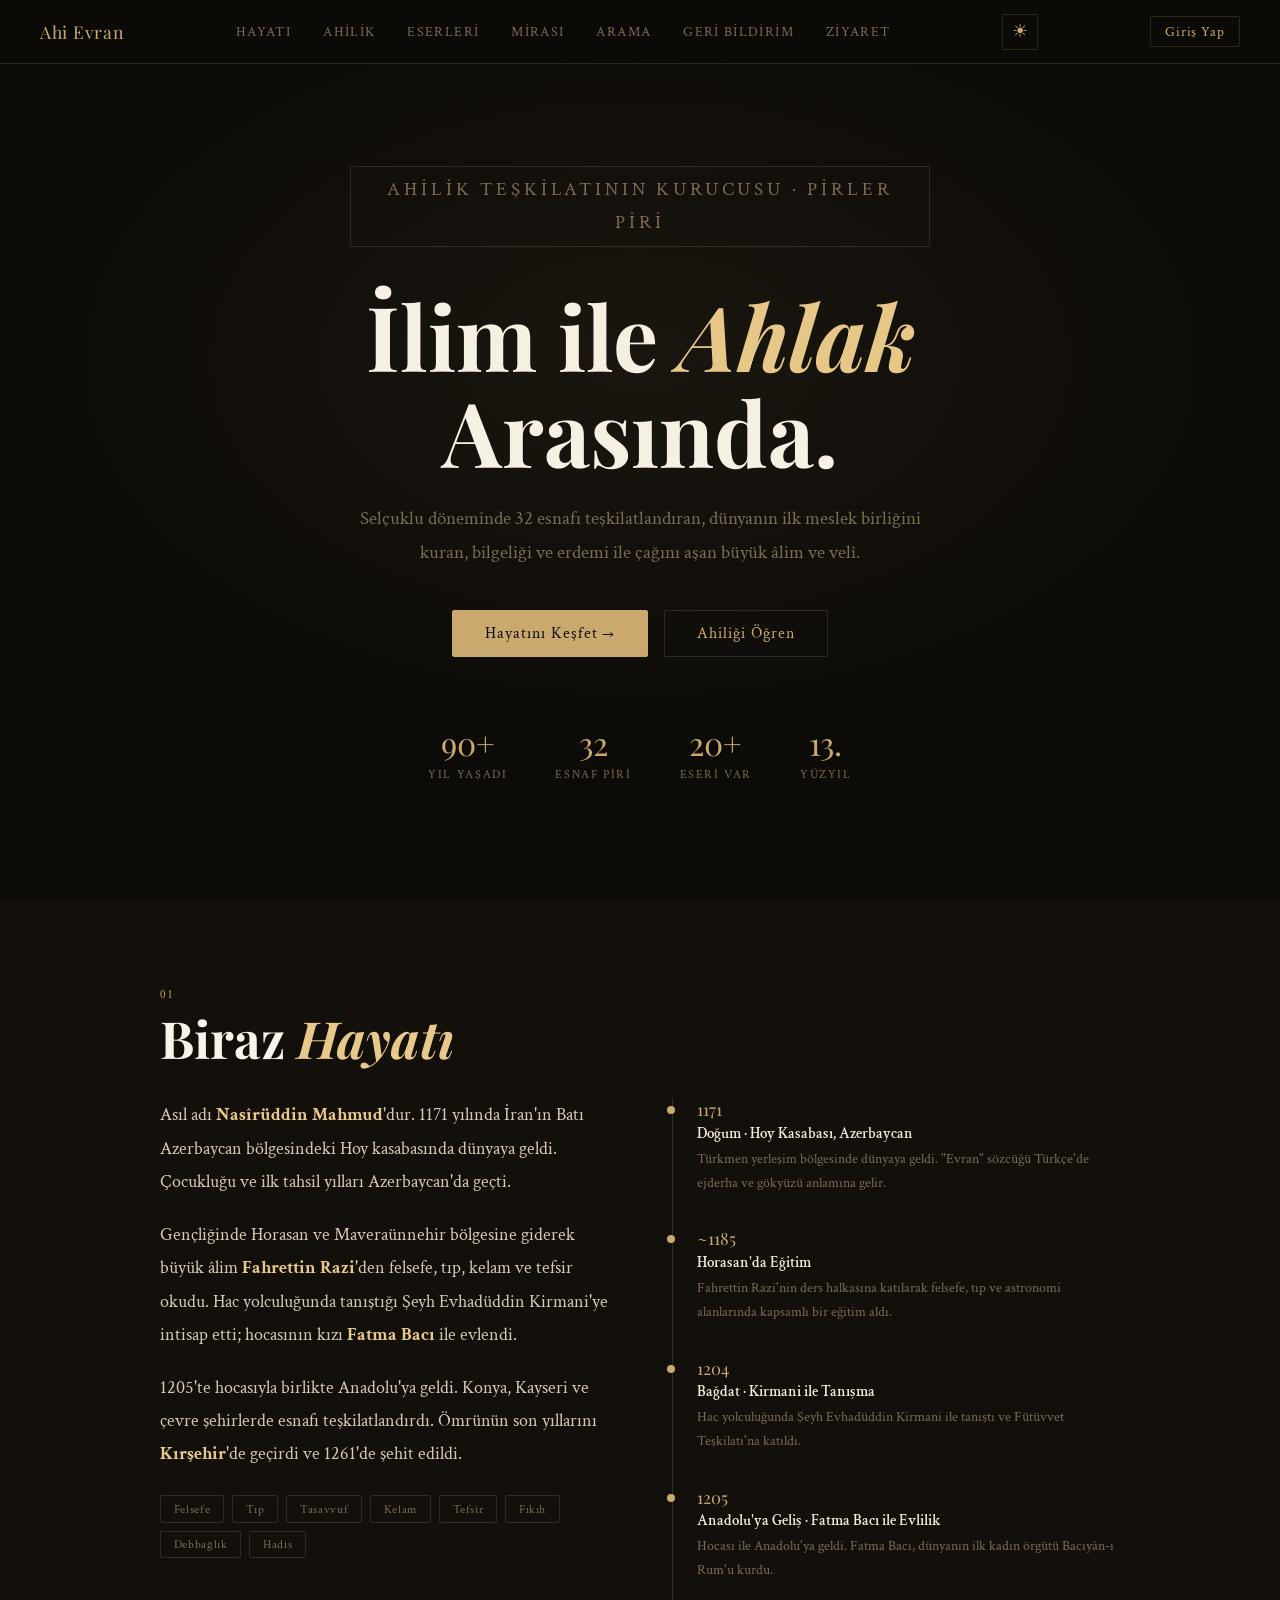
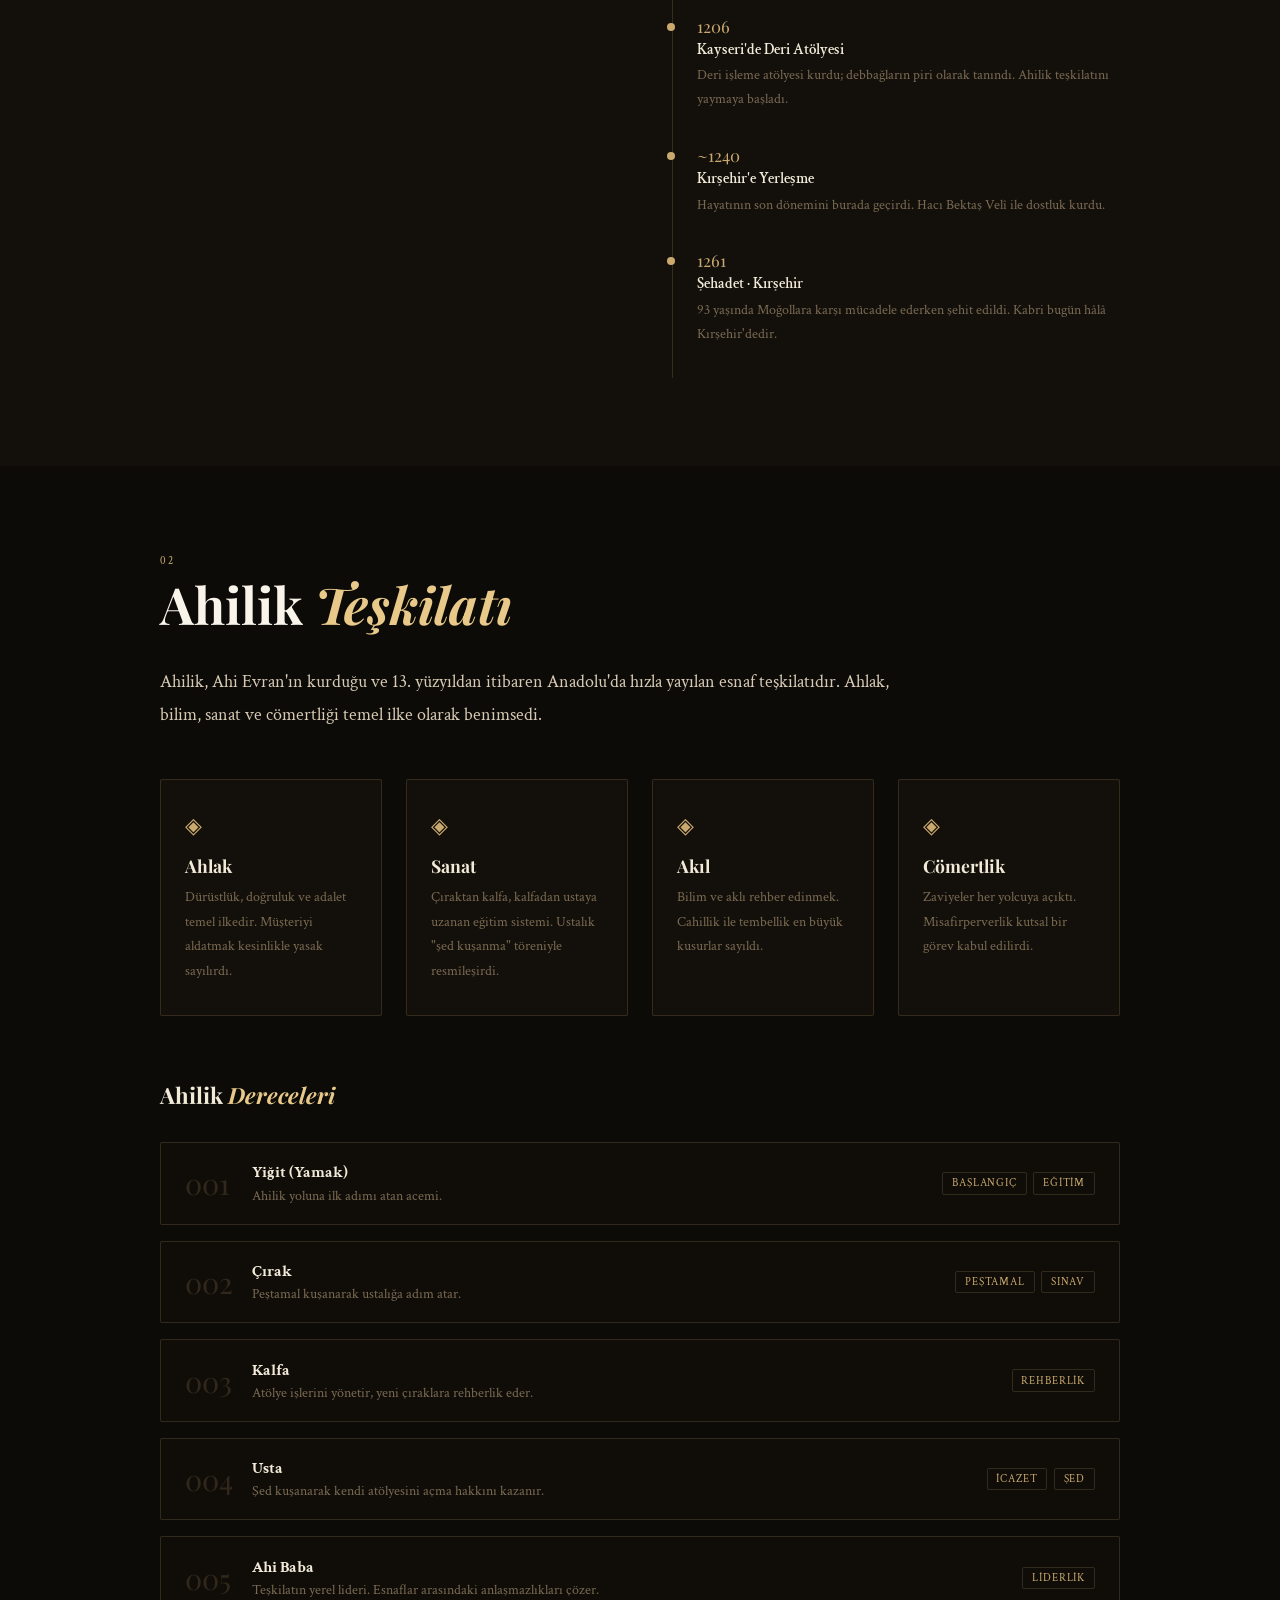
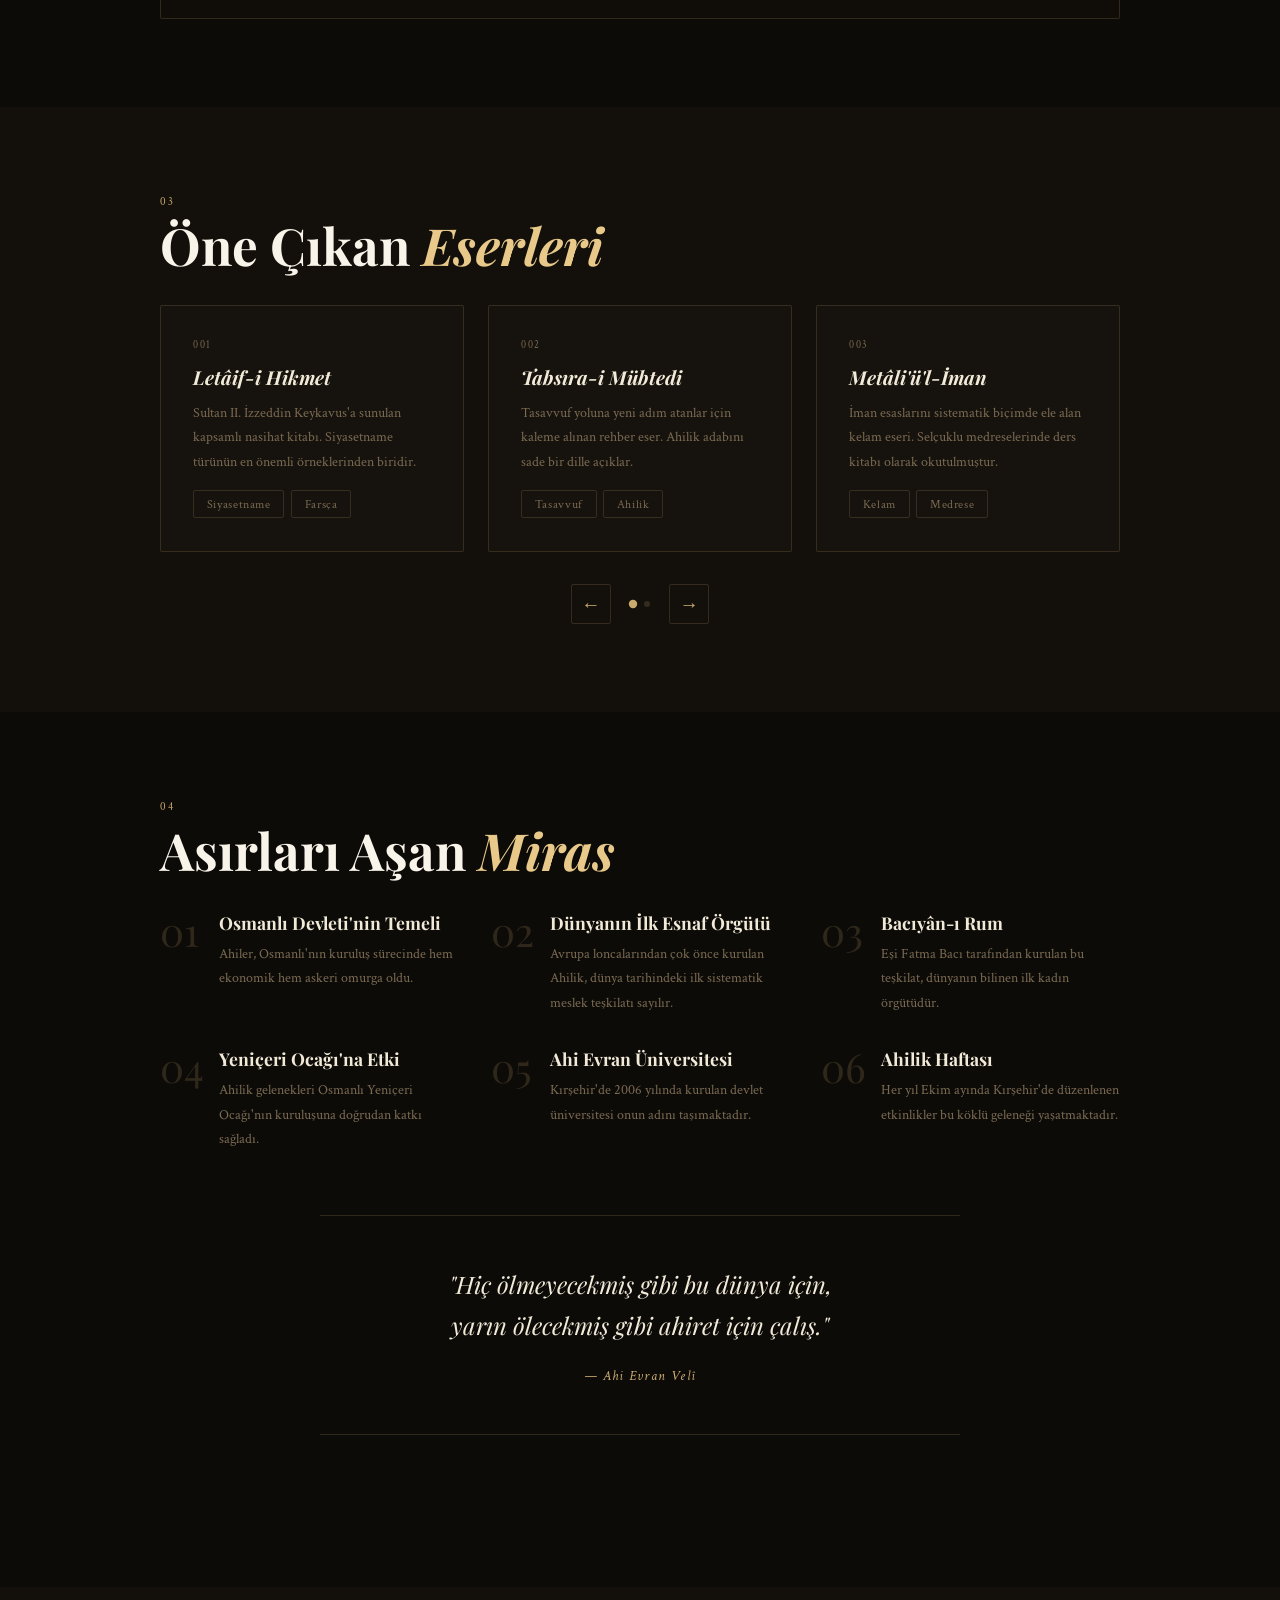
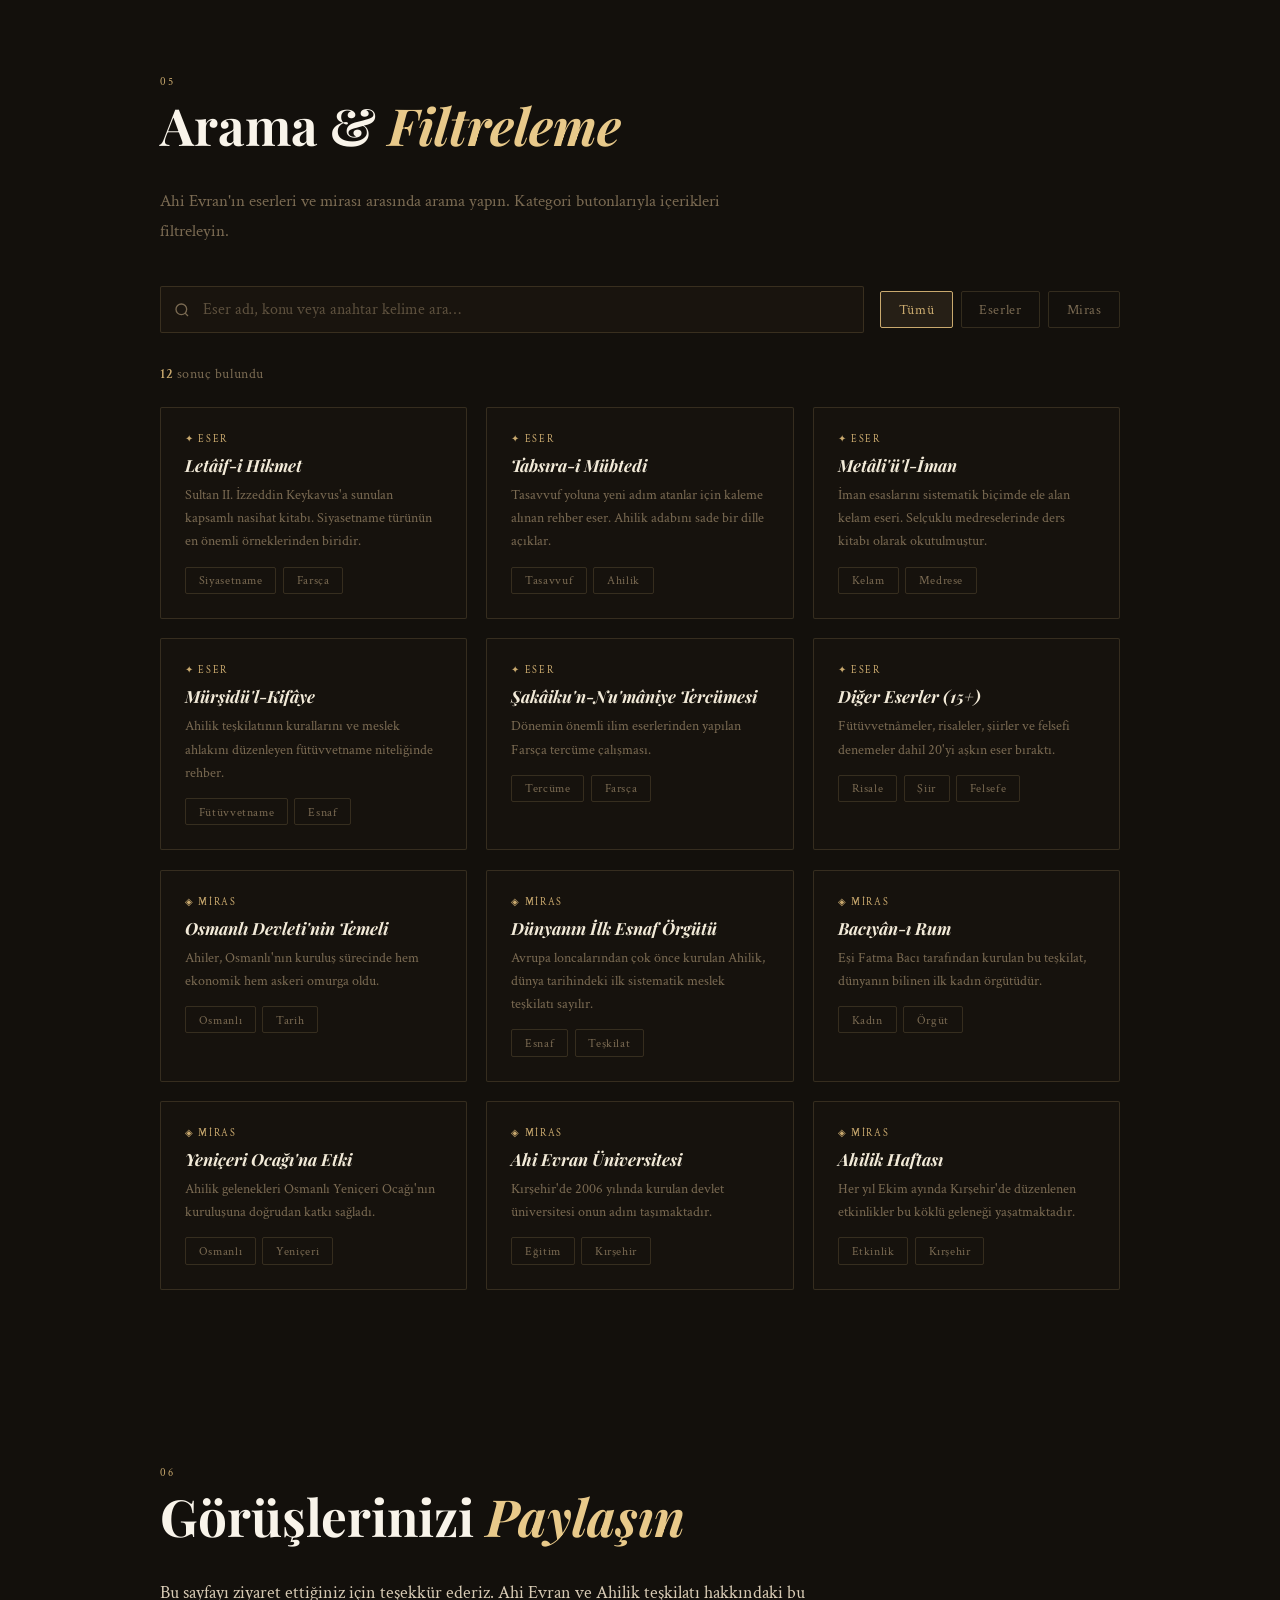
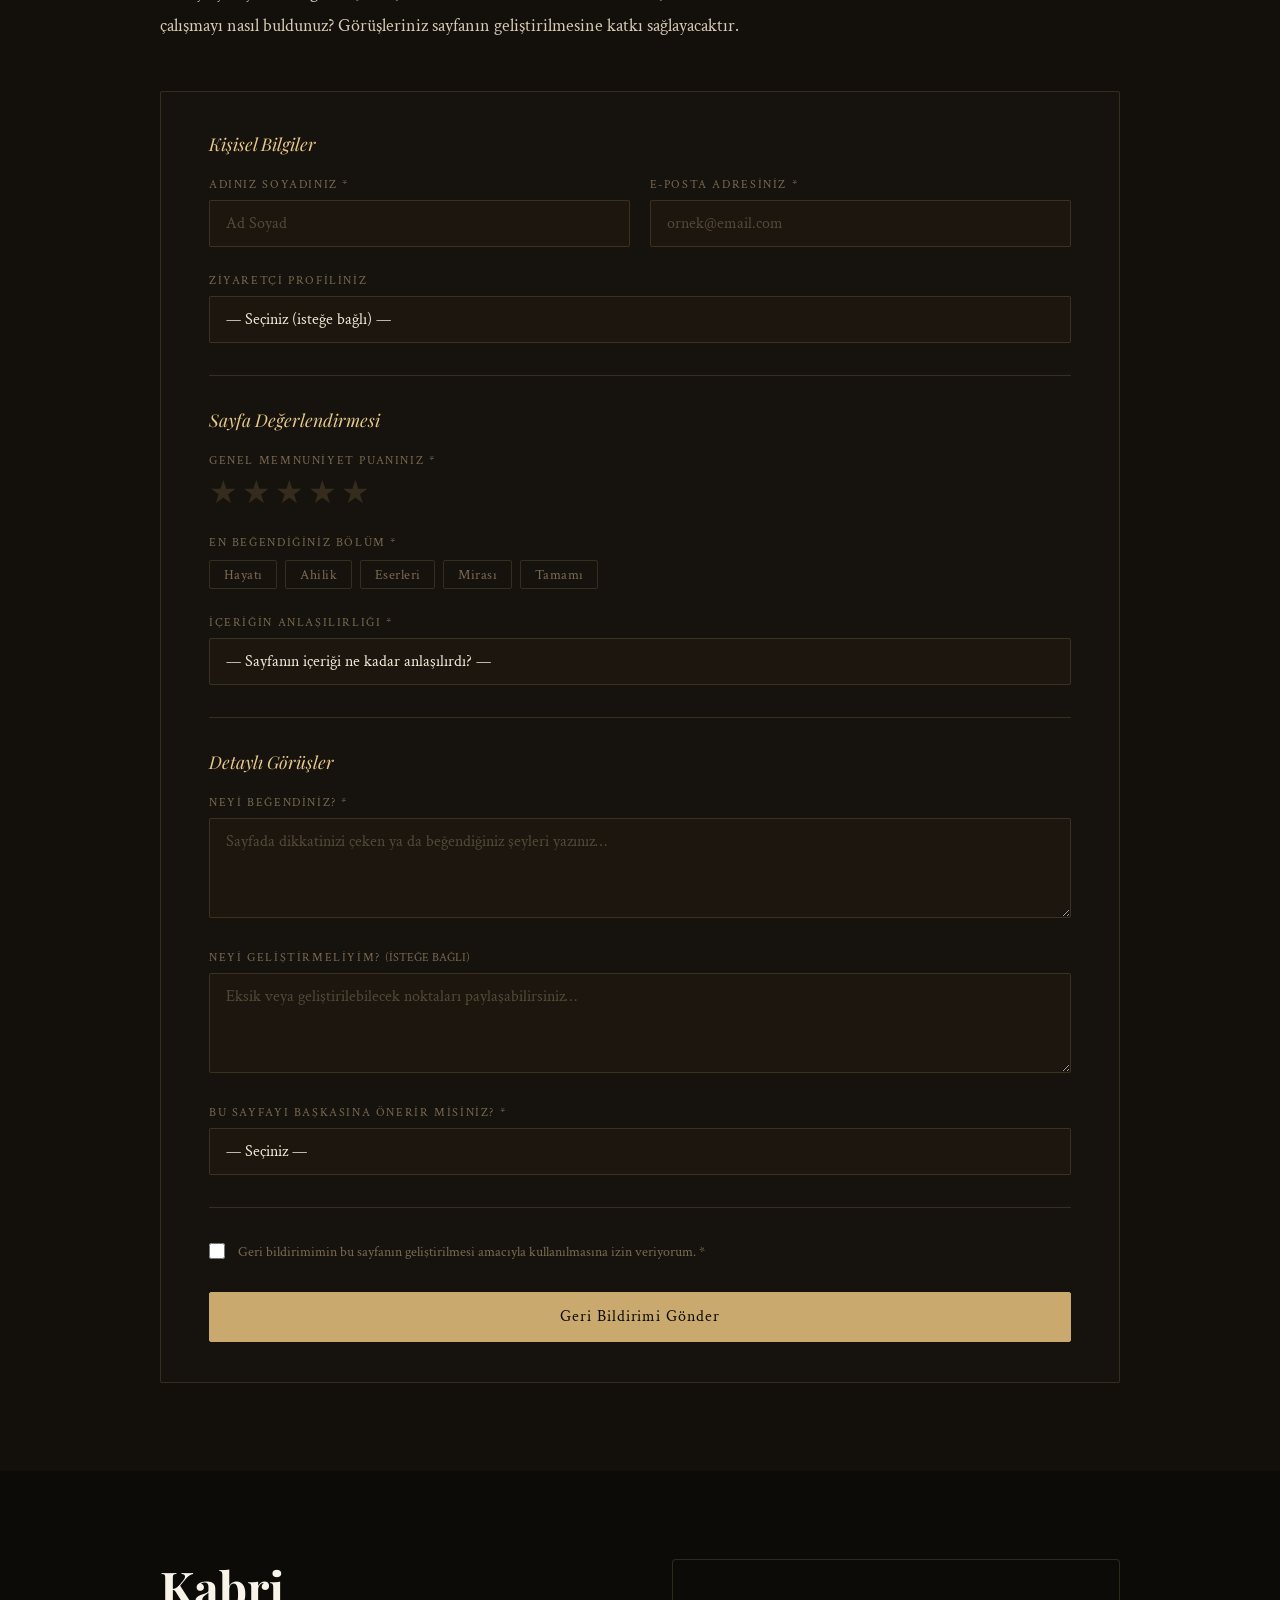
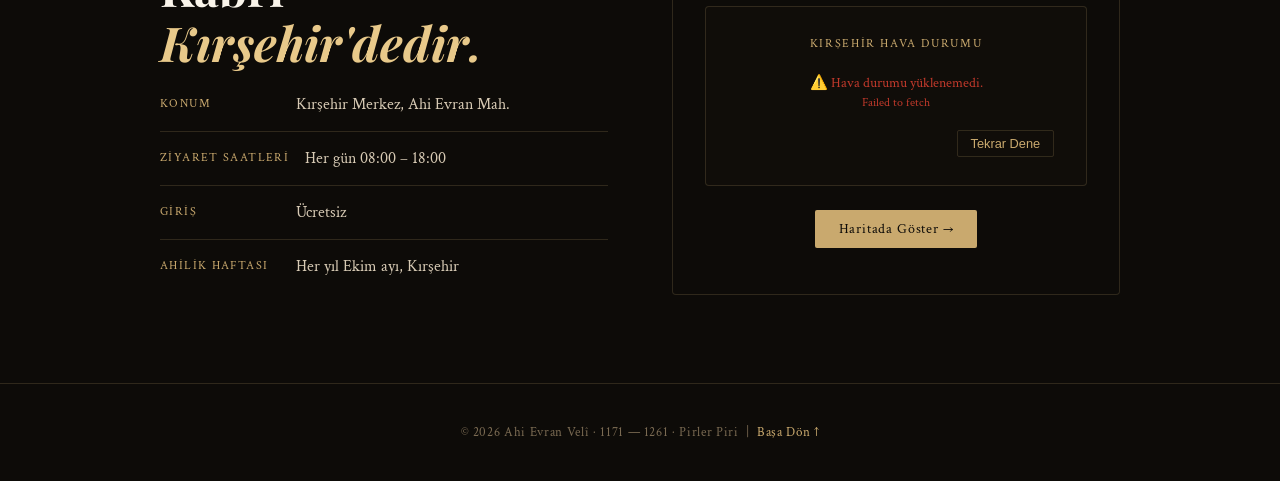
<file: index.html>
<!DOCTYPE html>
<html lang="tr">
<head>
  <meta charset="UTF-8" />
  <meta name="viewport" content="width=device-width, initial-scale=1.0" />
  <title>Ahi Evran — Pirler Piri</title>
  <link rel="preconnect" href="https://fonts.googleapis.com" />
  <link href="https://fonts.googleapis.com/css2?family=Playfair+Display:ital,wght@0,400;0,700;1,400&family=Crimson+Text:ital,wght@0,400;0,600;1,400&display=swap" rel="stylesheet" />
  <style>
    /* ─── RESET & BASE ─────────────────────────────── */
    *, *::before, *::after { box-sizing: border-box; margin: 0; padding: 0; }

    :root {
      --bg:     #0d0b08;
      --bg2:    #13100c;
      --gold:   #c9a96e;
      --gold2:  #e8c98a;
      --cream:  #f2ead8;
      --muted:  #7a6a52;
      --border: rgba(201,169,110,0.18);
      --text:   #d8cbb5;
      --white:  #f9f4ea;
    }

    [data-theme="light"] {
      --bg:     #f9f4ea;
      --bg2:    #f0e9d6;
      --gold:   #8B5E1A;
      --gold2:  #a67520;
      --cream:  #2c1f0e;
      --muted:  #7a6a52;
      --border: rgba(139,94,26,0.2);
      --text:   #3d2f1a;
      --white:  #1a0f00;
    }

    .theme-btn {
      background: transparent;
      border: 1px solid var(--border);
      border-radius: 2px;
      color: var(--gold);
      font-size: 1.1rem;
      width: 36px;
      height: 36px;
      cursor: pointer;
      display: flex;
      align-items: center;
      justify-content: center;
      transition: border-color 0.3s, background 0.3s;
      flex-shrink: 0;
    }
    .theme-btn:hover { border-color: var(--gold); background: rgba(201,169,110,0.08); }

    html { scroll-behavior: smooth; }

    body {
      font-family: 'Crimson Text', serif;
      background: var(--bg);
      color: var(--text);
      overflow-x: hidden;
    }

    img, video, iframe, svg, picture, canvas {
      max-width: 100%;
      height: auto;
      display: block;
    }

    /* ─── NAV ──────────────────────────────────────── */
    nav {
      position: fixed;
      top: 0; left: 0; right: 0;
      z-index: 1000;
      display: flex;
      align-items: center;
      justify-content: space-between;
      padding: 0 2.5rem;
      height: 64px;
      background: rgba(13,11,8,0.94);
      backdrop-filter: blur(14px);
      -webkit-backdrop-filter: blur(14px);
      border-bottom: 1px solid var(--border);
    }

    .nav-logo {
      font-family: 'Playfair Display', serif;
      font-size: 1.1rem;
      color: var(--gold);
      text-decoration: none;
      letter-spacing: 0.04em;
      white-space: nowrap;
    }

    .nav-links {
      display: flex;
      gap: 2rem;
      list-style: none;
    }

    .nav-links a {
      color: var(--muted);
      text-decoration: none;
      font-size: 0.85rem;
      letter-spacing: 0.1em;
      text-transform: uppercase;
      transition: color 0.3s;
    }
    .nav-links a:hover { color: var(--gold); }

    /* ─── HAMBURGER ────────────────────────────────── */
    .hamburger {
      display: none;
      flex-direction: column;
      justify-content: center;
      gap: 6px;
      width: 40px;
      height: 40px;
      cursor: pointer;
      background: none;
      border: none;
      padding: 6px;
      z-index: 1100;
    }

    .hamburger span {
      display: block;
      width: 100%;
      height: 2px;
      background: var(--gold);
      border-radius: 2px;
      transition: transform 0.35s cubic-bezier(.4,0,.2,1), opacity 0.25s;
      transform-origin: center;
    }

    .hamburger.open span:nth-child(1) { transform: translateY(8px) rotate(45deg); }
    .hamburger.open span:nth-child(2) { opacity: 0; transform: scaleX(0); }
    .hamburger.open span:nth-child(3) { transform: translateY(-8px) rotate(-45deg); }

    /* ─── MOBİL MENÜ ───────────────────────────────── */
    .mobile-menu {
      display: none;
      position: fixed;
      inset: 0;
      z-index: 999;
      background: rgba(10,8,5,0.98);
      flex-direction: column;
      align-items: center;
      justify-content: center;
      gap: 2.4rem;
      opacity: 0;
      pointer-events: none;
      transition: opacity 0.3s ease;
    }

    .mobile-menu.open {
      opacity: 1;
      pointer-events: all;
    }

    .mobile-menu a {
      font-family: 'Playfair Display', serif;
      font-size: 2.2rem;
      color: var(--cream);
      text-decoration: none;
      letter-spacing: 0.04em;
      transition: color 0.25s;
    }
    .mobile-menu a:hover { color: var(--gold); }

    /* ─── HERO ─────────────────────────────────────── */
    .hero {
      min-height: 100vh;
      display: flex;
      flex-direction: column;
      align-items: center;
      justify-content: center;
      text-align: center;
      padding: 7rem 1.25rem 4rem;
      position: relative;
      overflow: hidden;
    }

    .hero::before {
      content: '';
      position: absolute;
      inset: 0;
      background: radial-gradient(ellipse 70% 60% at 50% 40%, rgba(201,169,110,0.07) 0%, transparent 70%);
      pointer-events: none;
    }

    .hero-badge {
      font-size: 0.72rem;
      letter-spacing: 0.2em;
      text-transform: uppercase;
      color: var(--gold);
      border: 1px solid var(--border);
      padding: 0.35rem 1.1rem;
      border-radius: 2px;
      margin-bottom: 2rem;
    }

    .hero h1 {
      font-family: 'Playfair Display', serif;
      font-size: clamp(2.4rem, 7vw, 6rem);
      line-height: 1.08;
      color: var(--white);
      max-width: 820px;
      width: 100%;
      margin-bottom: 1.4rem;
    }
    .hero h1 em { font-style: italic; color: var(--gold2); }

    .hero p {
      font-size: clamp(0.95rem, 2.5vw, 1.2rem);
      color: var(--muted);
      max-width: 580px;
      width: 100%;
      line-height: 1.75;
      margin-bottom: 2.5rem;
    }

    .hero-btns {
      display: flex;
      gap: 1rem;
      flex-wrap: wrap;
      justify-content: center;
    }

    .btn {
      padding: 0.75rem 2rem;
      border-radius: 2px;
      font-family: 'Crimson Text', serif;
      font-size: 1rem;
      letter-spacing: 0.06em;
      text-decoration: none;
      cursor: pointer;
      transition: all 0.3s;
      display: inline-block;
    }

    .btn-gold  { background: var(--gold); color: #0d0b08; border: 1px solid var(--gold); }
    .btn-gold:hover  { background: var(--gold2); border-color: var(--gold2); }
    .btn-outline { background: transparent; color: var(--gold); border: 1px solid var(--border); }
    .btn-outline:hover { border-color: var(--gold); }

    .hero-stats {
      display: flex;
      gap: 3rem;
      margin-top: 4rem;
      flex-wrap: wrap;
      justify-content: center;
    }

    .stat { text-align: center; }
    .stat-num { font-family: 'Playfair Display', serif; font-size: 2rem; color: var(--gold); }
    .stat-label { font-size: 0.72rem; letter-spacing: 0.14em; text-transform: uppercase; color: var(--muted); margin-top: 0.2rem; }

    /* ─── SECTION ORTAK ────────────────────────────── */
    section { padding: 5.5rem 1.25rem; }

    .container { max-width: 960px; margin: 0 auto; width: 100%; }

    .section-num { font-size: 0.68rem; letter-spacing: 0.2em; color: var(--gold); text-transform: uppercase; margin-bottom: 0.5rem; }

    .section-title {
      font-family: 'Playfair Display', serif;
      font-size: clamp(1.9rem, 5vw, 3.2rem);
      color: var(--white);
      margin-bottom: 2rem;
      line-height: 1.1;
    }
    .section-title em { font-style: italic; color: var(--gold2); }

    /* ─── HAYAT ─────────────────────────────────────── */
    #hayat { background: var(--bg2); }

    .hayat-content {
      display: grid;
      grid-template-columns: 1fr 1fr;
      gap: 4rem;
      align-items: start;
    }

    .hayat-text p { font-size: 1.1rem; line-height: 1.9; color: var(--text); margin-bottom: 1.2rem; }
    .hayat-text strong { color: var(--gold2); }

    .hayat-tags { display: flex; flex-wrap: wrap; gap: 0.5rem; margin-top: 1.5rem; }

    .tag {
      padding: 0.3rem 0.8rem;
      border: 1px solid var(--border);
      border-radius: 2px;
      font-size: 0.78rem;
      color: var(--muted);
      letter-spacing: 0.05em;
    }

    .timeline { position: relative; padding-left: 1.5rem; border-left: 1px solid var(--border); }

    .tl-item { margin-bottom: 2rem; position: relative; }

    .tl-item::before {
      content: '';
      position: absolute;
      left: -1.85rem; top: 0.5rem;
      width: 8px; height: 8px;
      border-radius: 50%;
      background: var(--gold);
    }

    .tl-year { font-family: 'Playfair Display', serif; font-size: 1.05rem; color: var(--gold); margin-bottom: 0.2rem; }
    .tl-title { font-size: 0.92rem; color: var(--cream); font-weight: 600; margin-bottom: 0.35rem; }
    .tl-desc { font-size: 0.87rem; color: var(--muted); line-height: 1.7; }

    /* ─── AHİLİK ────────────────────────────────────── */
    #ahilik { background: var(--bg); }

    .ahilik-intro { font-size: 1.1rem; line-height: 1.9; color: var(--text); max-width: 740px; margin-bottom: 3rem; }

    .pillars {
      display: grid;
      grid-template-columns: repeat(auto-fit, minmax(200px, 1fr));
      gap: 1.5rem;
      margin-bottom: 4rem;
    }

    .pillar {
      border: 1px solid var(--border);
      padding: 2rem 1.5rem;
      border-radius: 2px;
      background: rgba(201,169,110,0.03);
    }

    .pillar-icon { font-size: 1.4rem; color: var(--gold); margin-bottom: 0.8rem; }
    .pillar h3 { font-family: 'Playfair Display', serif; font-size: 1.1rem; color: var(--cream); margin-bottom: 0.5rem; }
    .pillar p { font-size: 0.9rem; color: var(--muted); line-height: 1.7; }

    .degrees { display: flex; flex-direction: column; gap: 1rem; margin-top: 2rem; }

    .degree {
      display: flex;
      align-items: center;
      gap: 1.2rem;
      padding: 1.2rem 1.5rem;
      border: 1px solid var(--border);
      border-radius: 2px;
      background: rgba(201,169,110,0.02);
    }

    .degree-num { font-family: 'Playfair Display', serif; font-size: 1.8rem; color: var(--border); min-width: 3rem; }
    .degree-info h4 { font-size: 1rem; color: var(--cream); margin-bottom: 0.2rem; }
    .degree-info p { font-size: 0.85rem; color: var(--muted); }

    .degree-badges { margin-left: auto; display: flex; gap: 0.4rem; flex-wrap: wrap; justify-content: flex-end; }

    .badge {
      font-size: 0.68rem;
      letter-spacing: 0.08em;
      text-transform: uppercase;
      padding: 0.2rem 0.55rem;
      border: 1px solid var(--border);
      border-radius: 2px;
      color: var(--gold);
    }

    /* ─── ESERLER — SLIDER ──────────────────────────── */
    #eserler { background: var(--bg2); }

    .eserler-slider-wrap { position: relative; }
    .eserler-slider { overflow: hidden; }
    .eserler-track { display: flex; transition: transform 0.45s cubic-bezier(0.4, 0, 0.2, 1); }

    .eser-slide {
      min-width: 100%;
      display: grid;
      grid-template-columns: repeat(3, 1fr);
      gap: 1.5rem;
    }

    .eser {
      padding: 2rem;
      border: 1px solid var(--border);
      border-radius: 2px;
      background: rgba(201,169,110,0.02);
      transition: border-color 0.3s;
    }
    .eser:hover { border-color: var(--gold); }

    .eser-num { font-size: 0.65rem; letter-spacing: 0.15em; color: var(--muted); margin-bottom: 0.7rem; }
    .eser h3 { font-family: 'Playfair Display', serif; font-size: 1.2rem; color: var(--cream); margin-bottom: 0.7rem; font-style: italic; }
    .eser p { font-size: 0.9rem; color: var(--muted); line-height: 1.7; }
    .eser-tags { display: flex; gap: 0.4rem; flex-wrap: wrap; margin-top: 1rem; }

    .eserler-controls {
      display: flex;
      align-items: center;
      justify-content: center;
      gap: 1.2rem;
      margin-top: 2rem;
    }

    .eser-btn {
      width: 40px; height: 40px;
      border-radius: 2px;
      border: 1px solid var(--border);
      background: transparent;
      color: var(--gold);
      font-size: 1.2rem;
      cursor: pointer;
      transition: border-color 0.25s, background 0.25s;
      display: flex; align-items: center; justify-content: center;
      line-height: 1;
    }
    .eser-btn:hover { border-color: var(--gold); background: rgba(201,169,110,0.07); }
    .eser-btn:disabled { opacity: 0.25; cursor: default; }

    .eser-dots { display: flex; gap: 8px; align-items: center; }

    .eser-dot {
      width: 6px; height: 6px;
      border-radius: 50%;
      background: var(--border);
      border: none;
      cursor: pointer;
      transition: background 0.25s, transform 0.25s;
      padding: 0;
    }
    .eser-dot.active { background: var(--gold); transform: scale(1.4); }

    /* ─── MİRAS ─────────────────────────────────────── */
    #miras { background: var(--bg); }

    .miras-grid { display: grid; grid-template-columns: repeat(auto-fit, minmax(280px, 1fr)); gap: 2rem; }

    .miras-item { display: flex; gap: 1.2rem; align-items: flex-start; }
    .miras-num { font-family: 'Playfair Display', serif; font-size: 2.5rem; color: var(--border); line-height: 1; min-width: 2.5rem; }
    .miras-item h3 { font-family: 'Playfair Display', serif; font-size: 1.1rem; color: var(--cream); margin-bottom: 0.5rem; }
    .miras-item p { font-size: 0.9rem; color: var(--muted); line-height: 1.7; }

    .quote-block {
      margin: 4rem auto;
      max-width: 640px;
      text-align: center;
      padding: 3rem 2rem;
      border-top: 1px solid var(--border);
      border-bottom: 1px solid var(--border);
    }

    .quote-block blockquote {
      font-family: 'Playfair Display', serif;
      font-style: italic;
      font-size: clamp(1.1rem, 2.5vw, 1.5rem);
      color: var(--cream);
      line-height: 1.7;
      margin-bottom: 1.2rem;
    }

    .quote-block cite { font-size: 0.85rem; color: var(--gold); letter-spacing: 0.1em; }

    /* ═══════════════════════════════════════════════════
       GERİ BİLDİRİM FORMU — Mevcut temayla tam uyumlu
    ═══════════════════════════════════════════════════ */
    #geribildirim { background: var(--bg2); }

    .gb-intro {
      font-size: 1.1rem;
      line-height: 1.9;
      color: var(--text);
      max-width: 680px;
      margin-bottom: 3rem;
    }

    /* Form kart */
    .gb-card {
      border: 1px solid var(--border);
      border-radius: 2px;
      background: rgba(201,169,110,0.02);
      padding: 2.5rem 3rem;
    }
    @media (max-width: 600px) { .gb-card { padding: 1.8rem 1.2rem; } }

    /* Alan */
    .gb-field { margin-bottom: 1.6rem; }
    .gb-field label {
      display: block;
      font-size: 0.72rem;
      letter-spacing: 0.14em;
      text-transform: uppercase;
      color: var(--muted);
      margin-bottom: 0.5rem;
      transition: color 0.25s;
    }
    .gb-field:focus-within label { color: var(--gold); }

    .gb-field input[type="text"],
    .gb-field input[type="email"],
    .gb-field select,
    .gb-field textarea {
      width: 100%;
      background: rgba(201,169,110,0.03);
      border: 1px solid var(--border);
      border-radius: 2px;
      padding: 0.75rem 1rem;
      color: var(--cream);
      font-family: 'Crimson Text', serif;
      font-size: 1rem;
      outline: none;
      transition: border-color 0.25s, box-shadow 0.25s;
      appearance: none;
    }
    .gb-field input[type="text"]:focus,
    .gb-field input[type="email"]:focus,
    .gb-field select:focus,
    .gb-field textarea:focus {
      border-color: var(--gold);
      box-shadow: 0 0 0 3px rgba(201,169,110,0.1);
    }
    .gb-field input.gb-invalid,
    .gb-field select.gb-invalid,
    .gb-field textarea.gb-invalid {
      border-color: #c0392b !important;
      box-shadow: 0 0 0 3px rgba(192,57,43,0.1) !important;
    }
    .gb-field input.gb-valid,
    .gb-field select.gb-valid,
    .gb-field textarea.gb-valid {
      border-color: #6aaa7a !important;
    }
    .gb-field input::placeholder,
    .gb-field textarea::placeholder { color: var(--muted); opacity: 0.6; }
    .gb-field textarea { resize: vertical; min-height: 100px; }
    .gb-field select option { background: #13100c; }

    /* İki kolon */
    .gb-row {
      display: grid;
      grid-template-columns: 1fr 1fr;
      gap: 1.2rem;
    }
    @media (max-width: 520px) { .gb-row { grid-template-columns: 1fr; } }

    /* Hata mesajı */
    .gb-err {
      display: none;
      font-size: 0.8rem;
      color: #c0392b;
      margin-top: 0.35rem;
      letter-spacing: 0.02em;
    }
    .gb-err.show { display: block; }

    /* Yıldız puanlama */
    .gb-stars-wrap { margin-bottom: 1.6rem; }
    .gb-stars-wrap > label {
      display: block;
      font-size: 0.72rem;
      letter-spacing: 0.14em;
      text-transform: uppercase;
      color: var(--muted);
      margin-bottom: 0.6rem;
    }
    .gb-stars {
      display: flex;
      flex-direction: row-reverse;
      justify-content: flex-end;
      gap: 4px;
    }
    .gb-stars input { display: none; }
    .gb-stars label {
      font-size: 2rem;
      color: var(--border);
      cursor: pointer;
      transition: color 0.15s, transform 0.15s;
      line-height: 1;
    }
    .gb-stars label:hover,
    .gb-stars label:hover ~ label { color: var(--gold); transform: scale(1.2); }
    .gb-stars input:checked ~ label { color: var(--gold); }
    .gb-star-err { display: none; font-size: 0.8rem; color: #c0392b; margin-top: 0.35rem; }
    .gb-star-err.show { display: block; }

    /* Kategori seçimi (pill radio) */
    .gb-radio-wrap { margin-bottom: 1.6rem; }
    .gb-radio-wrap > label {
      display: block;
      font-size: 0.72rem;
      letter-spacing: 0.14em;
      text-transform: uppercase;
      color: var(--muted);
      margin-bottom: 0.6rem;
    }
    .gb-pills { display: flex; flex-wrap: wrap; gap: 0.5rem; }
    .gb-pills input { display: none; }
    .gb-pills label {
      padding: 0.3rem 0.85rem;
      border: 1px solid var(--border);
      border-radius: 2px;
      font-size: 0.85rem;
      color: var(--muted);
      cursor: pointer;
      transition: border-color 0.2s, color 0.2s, background 0.2s;
      letter-spacing: 0.04em;
    }
    .gb-pills input:checked + label {
      border-color: var(--gold);
      color: var(--gold);
      background: rgba(201,169,110,0.08);
    }
    .gb-pills label:hover { border-color: var(--gold); color: var(--gold); }
    .gb-pill-err { display: none; font-size: 0.8rem; color: #c0392b; margin-top: 0.35rem; }
    .gb-pill-err.show { display: block; }

    /* Ayırıcı */
    .gb-divider { border: none; border-top: 1px solid var(--border); margin: 2rem 0; }

    /* Bölüm başlığı */
    .gb-sub {
      font-family: 'Playfair Display', serif;
      font-size: 1.1rem;
      font-style: italic;
      color: var(--gold2);
      margin-bottom: 1.4rem;
    }

    /* Onay kutusu */
    .gb-check-row {
      display: flex;
      align-items: flex-start;
      gap: 0.8rem;
      margin-bottom: 1.8rem;
    }
    .gb-check-row input[type="checkbox"] {
      width: 16px; height: 16px; min-width: 16px;
      margin-top: 3px;
      accent-color: var(--gold);
      cursor: pointer;
    }
    .gb-check-row label {
      font-size: 0.9rem;
      color: var(--muted);
      cursor: pointer;
      line-height: 1.6;
      text-transform: none;
      letter-spacing: 0;
    }

    /* Gönder butonu */
    .gb-submit {
      width: 100%;
      padding: 0.85rem 2rem;
      background: var(--gold);
      color: #0d0b08;
      border: 1px solid var(--gold);
      border-radius: 2px;
      font-family: 'Crimson Text', serif;
      font-size: 1rem;
      letter-spacing: 0.06em;
      cursor: pointer;
      transition: background 0.3s, border-color 0.3s;
    }
    .gb-submit:hover { background: var(--gold2); border-color: var(--gold2); }
    .gb-submit:disabled { opacity: 0.55; cursor: not-allowed; }

    /* Spinner */
    .gb-spinner {
      display: none;
      width: 16px; height: 16px;
      border: 2px solid rgba(13,11,8,0.3);
      border-top-color: #0d0b08;
      border-radius: 50%;
      animation: gbSpin 0.7s linear infinite;
      margin: 0 auto;
    }
    .gb-submit.loading .gb-btn-text { display: none; }
    .gb-submit.loading .gb-spinner { display: block; }
    @keyframes gbSpin { to { transform: rotate(360deg); } }

    /* Başarı kutusu */
    .gb-success {
      display: none;
      text-align: center;
      padding: 3rem 1rem;
      border: 1px solid var(--border);
      border-radius: 2px;
      background: rgba(201,169,110,0.02);
    }
    .gb-success.show { display: block; }
    .gb-success-icon {
      font-size: 2.5rem;
      color: var(--gold);
      margin-bottom: 1rem;
      animation: gbPop 0.4s cubic-bezier(0.34,1.56,0.64,1);
    }
    @keyframes gbPop { from { transform: scale(0); opacity: 0; } }
    .gb-success h3 {
      font-family: 'Playfair Display', serif;
      font-size: 1.8rem;
      font-style: italic;
      color: var(--cream);
      margin-bottom: 0.8rem;
    }
    .gb-success p { font-size: 1rem; color: var(--muted); line-height: 1.8; margin-bottom: 1.5rem; }
    .gb-summary {
      display: inline-block;
      text-align: left;
      background: rgba(201,169,110,0.05);
      border: 1px solid var(--border);
      border-radius: 2px;
      padding: 1rem 1.5rem;
      font-size: 0.9rem;
      color: var(--muted);
      line-height: 2;
      margin-bottom: 1.5rem;
    }
    .gb-summary strong { color: var(--gold); }
    .gb-reset {
      background: transparent;
      border: 1px solid var(--border);
      color: var(--gold);
      padding: 0.6rem 1.8rem;
      border-radius: 2px;
      font-family: 'Crimson Text', serif;
      font-size: 0.95rem;
      letter-spacing: 0.06em;
      cursor: pointer;
      transition: border-color 0.25s, background 0.25s;
    }
    .gb-reset:hover { border-color: var(--gold); background: rgba(201,169,110,0.07); }

    /* ─── ZİYARET ───────────────────────────────────── */
    #iletisim { background: var(--bg); }

    .ziyaret-grid {
      display: grid;
      grid-template-columns: 1fr 1fr;
      gap: 4rem;
      align-items: center;
    }

    .ziyaret-info h2 {
      font-family: 'Playfair Display', serif;
      font-size: clamp(1.8rem, 4vw, 3rem);
      color: var(--white);
      margin-bottom: 1.5rem;
      line-height: 1.15;
    }
    .ziyaret-info h2 em { color: var(--gold2); font-style: italic; }

    .ziyaret-rows { display: flex; flex-direction: column; gap: 1rem; }

    .ziyaret-row {
      display: flex;
      gap: 1rem;
      align-items: flex-start;
      padding-bottom: 1rem;
      border-bottom: 1px solid var(--border);
    }
    .ziyaret-row:last-child { border-bottom: none; }

    .z-label { font-size: 0.72rem; letter-spacing: 0.12em; text-transform: uppercase; color: var(--gold); min-width: 120px; padding-top: 0.1rem; }
    .z-val { font-size: 1rem; color: var(--text); }

    .ziyaret-map {
      border: 1px solid var(--border);
      border-radius: 4px;
      overflow: hidden;
      aspect-ratio: 4/3;
      background: var(--bg);
      display: flex;
      flex-direction: column;
      align-items: center;
      justify-content: center;
      gap: 1rem;
      text-align: center;
      padding: 2rem;
    }

    .map-icon { font-size: 3rem; }
    .map-title { font-family: 'Playfair Display', serif; font-size: 1.2rem; color: var(--cream); }
    .map-sub { font-size: 0.85rem; color: var(--muted); }

    .map-btn {
      margin-top: 0.5rem;
      padding: 0.6rem 1.5rem;
      background: var(--gold);
      color: #0d0b08;
      border-radius: 2px;
      font-size: 0.85rem;
      text-decoration: none;
      letter-spacing: 0.06em;
      transition: background 0.3s;
    }
    .map-btn:hover { background: var(--gold2); }

    /* ─── ARAMA & FİLTRELEME ───────────────────────── */
    #arama { background: var(--bg2); }

    .arama-intro {
      font-size: 1.05rem;
      color: var(--muted);
      line-height: 1.8;
      max-width: 600px;
      margin-bottom: 2.5rem;
    }

    .arama-controls {
      display: flex;
      gap: 1rem;
      flex-wrap: wrap;
      margin-bottom: 2rem;
      align-items: center;
    }

    .arama-input-wrap {
      position: relative;
      flex: 1;
      min-width: 220px;
    }

    .arama-input-wrap svg {
      position: absolute;
      left: 14px;
      top: 50%;
      transform: translateY(-50%);
      color: var(--muted);
      pointer-events: none;
      display: inline;
      width: 16px;
      height: 16px;
    }

    #aramaInput {
      width: 100%;
      background: rgba(201,169,110,0.03);
      border: 1px solid var(--border);
      border-radius: 2px;
      padding: 0.75rem 1rem 0.75rem 2.6rem;
      color: var(--cream);
      font-family: 'Crimson Text', serif;
      font-size: 1rem;
      outline: none;
      transition: border-color 0.25s, box-shadow 0.25s;
    }
    #aramaInput:focus {
      border-color: var(--gold);
      box-shadow: 0 0 0 3px rgba(201,169,110,0.1);
    }
    #aramaInput::placeholder { color: var(--muted); opacity: 0.7; }

    .filtre-btns {
      display: flex;
      gap: 0.5rem;
      flex-wrap: wrap;
    }

    .filtre-btn {
      padding: 0.5rem 1.1rem;
      border: 1px solid var(--border);
      border-radius: 2px;
      background: transparent;
      color: var(--muted);
      font-family: 'Crimson Text', serif;
      font-size: 0.9rem;
      letter-spacing: 0.04em;
      cursor: pointer;
      transition: all 0.2s;
    }
    .filtre-btn:hover { border-color: var(--gold); color: var(--gold); }
    .filtre-btn.aktif {
      background: rgba(201,169,110,0.1);
      border-color: var(--gold);
      color: var(--gold);
    }

    .arama-sonuc-bilgi {
      font-size: 0.85rem;
      color: var(--muted);
      margin-bottom: 1.5rem;
      letter-spacing: 0.04em;
    }
    .arama-sonuc-bilgi span { color: var(--gold); font-weight: 600; }

    .arama-grid {
      display: grid;
      grid-template-columns: repeat(auto-fill, minmax(260px, 1fr));
      gap: 1.2rem;
    }

    .arama-kart {
      padding: 1.5rem;
      border: 1px solid var(--border);
      border-radius: 2px;
      background: rgba(201,169,110,0.02);
      transition: border-color 0.25s, transform 0.2s;
      cursor: default;
    }
    .arama-kart:hover { border-color: var(--gold); transform: translateY(-2px); }

    .arama-kart-kategori {
      font-size: 0.65rem;
      letter-spacing: 0.16em;
      text-transform: uppercase;
      color: var(--gold);
      margin-bottom: 0.5rem;
    }
    .arama-kart h4 {
      font-family: 'Playfair Display', serif;
      font-size: 1.05rem;
      font-style: italic;
      color: var(--cream);
      margin-bottom: 0.5rem;
    }
    .arama-kart p { font-size: 0.88rem; color: var(--muted); line-height: 1.65; }
    .arama-kart-tags { display: flex; gap: 0.4rem; flex-wrap: wrap; margin-top: 0.8rem; }

    .highlight { background: rgba(201,169,110,0.25); color: var(--cream); border-radius: 2px; padding: 0 2px; }

    .bos-sonuc {
      text-align: center;
      padding: 3rem 1rem;
      color: var(--muted);
      font-size: 1rem;
      display: none;
    }
    .bos-sonuc-icon { font-size: 2rem; margin-bottom: 0.8rem; }

    /* ─── HAVA DURUMU ───────────────────────────────── */
    .hava-widget {
      border: 1px solid var(--border);
      border-radius: 4px;
      background: rgba(201,169,110,0.02);
      padding: 1.8rem 2rem;
      display: flex;
      flex-direction: column;
      gap: 1.2rem;
    }

    .hava-baslik {
      font-size: 0.72rem;
      letter-spacing: 0.14em;
      text-transform: uppercase;
      color: var(--gold);
      margin-bottom: 0.2rem;
    }

    .hava-ana {
      display: flex;
      align-items: center;
      gap: 1rem;
    }

    .hava-ikon { font-size: 3rem; line-height: 1; }

    .hava-sicaklik {
      font-family: 'Playfair Display', serif;
      font-size: 3rem;
      color: var(--cream);
      line-height: 1;
    }

    .hava-sicaklik sup {
      font-size: 1.2rem;
      vertical-align: super;
      color: var(--gold);
    }

    .hava-durum {
      font-size: 1rem;
      color: var(--muted);
      text-transform: capitalize;
      margin-top: 0.2rem;
    }

    .hava-detaylar {
      display: grid;
      grid-template-columns: 1fr 1fr;
      gap: 0.6rem 1.2rem;
      padding-top: 0.8rem;
      border-top: 1px solid var(--border);
    }

    .hava-detay {
      display: flex;
      justify-content: space-between;
      font-size: 0.85rem;
    }
    .hava-detay-label { color: var(--muted); }
    .hava-detay-val   { color: var(--cream); }

    .hava-guncelleme {
      font-size: 0.72rem;
      color: var(--muted);
      letter-spacing: 0.04em;
      text-align: right;
    }

    .hava-yukleniyor {
      display: flex;
      align-items: center;
      gap: 0.8rem;
      color: var(--muted);
      font-size: 0.9rem;
    }

    .hava-spinner {
      width: 18px; height: 18px;
      border: 2px solid var(--border);
      border-top-color: var(--gold);
      border-radius: 50%;
      animation: hSpin 0.8s linear infinite;
      flex-shrink: 0;
    }
    @keyframes hSpin { to { transform: rotate(360deg); } }

    .hava-hata { font-size: 0.9rem; color: #c0392b; }

    /* ─── KULLANICI MODAL ───────────────────────────── */
    .auth-modal-overlay {
      display: none;
      position: fixed;
      inset: 0;
      z-index: 2000;
      background: rgba(5,4,2,0.85);
      backdrop-filter: blur(6px);
      align-items: center;
      justify-content: center;
      padding: 1rem;
    }
    .auth-modal-overlay.ac { display: flex; }

    .auth-modal {
      background: var(--bg2);
      border: 1px solid var(--border);
      border-radius: 4px;
      padding: 2.5rem 2.5rem 2rem;
      width: 100%;
      max-width: 420px;
      position: relative;
      animation: modalAc 0.3s cubic-bezier(0.34,1.56,0.64,1);
    }
    @keyframes modalAc { from { transform: scale(0.9); opacity: 0; } }

    .auth-kapat {
      position: absolute;
      top: 1rem; right: 1rem;
      background: transparent;
      border: none;
      color: var(--muted);
      font-size: 1.4rem;
      cursor: pointer;
      line-height: 1;
      transition: color 0.2s;
    }
    .auth-kapat:hover { color: var(--gold); }

    .auth-tabs {
      display: flex;
      gap: 0;
      margin-bottom: 2rem;
      border-bottom: 1px solid var(--border);
    }
    .auth-tab {
      flex: 1;
      background: transparent;
      border: none;
      padding: 0.7rem;
      font-family: 'Crimson Text', serif;
      font-size: 1rem;
      letter-spacing: 0.06em;
      color: var(--muted);
      cursor: pointer;
      border-bottom: 2px solid transparent;
      margin-bottom: -1px;
      transition: color 0.2s, border-color 0.2s;
    }
    .auth-tab.aktif { color: var(--gold); border-bottom-color: var(--gold); }

    .auth-panel { display: none; }
    .auth-panel.aktif { display: block; }

    .auth-field { margin-bottom: 1.2rem; }
    .auth-field label {
      display: block;
      font-size: 0.7rem;
      letter-spacing: 0.14em;
      text-transform: uppercase;
      color: var(--muted);
      margin-bottom: 0.4rem;
    }
    .auth-field input {
      width: 100%;
      background: rgba(201,169,110,0.03);
      border: 1px solid var(--border);
      border-radius: 2px;
      padding: 0.7rem 0.9rem;
      color: var(--cream);
      font-family: 'Crimson Text', serif;
      font-size: 1rem;
      outline: none;
      transition: border-color 0.25s, box-shadow 0.25s;
    }
    .auth-field input:focus {
      border-color: var(--gold);
      box-shadow: 0 0 0 3px rgba(201,169,110,0.1);
    }
    .auth-field input.hatali { border-color: #c0392b !important; }
    .auth-field input::placeholder { color: var(--muted); opacity: 0.6; }

    .auth-err {
      display: none;
      font-size: 0.82rem;
      color: #c0392b;
      margin-top: 0.3rem;
    }
    .auth-err.show { display: block; }

    .auth-mesaj {
      padding: 0.7rem 1rem;
      border-radius: 2px;
      font-size: 0.9rem;
      margin-bottom: 1rem;
      display: none;
    }
    .auth-mesaj.hata   { background: rgba(192,57,43,0.1); border: 1px solid rgba(192,57,43,0.3); color: #e74c3c; display: block; }
    .auth-mesaj.basari { background: rgba(106,170,122,0.1); border: 1px solid rgba(106,170,122,0.3); color: #6aaa7a; display: block; }

    .auth-submit {
      width: 100%;
      padding: 0.8rem;
      background: var(--gold);
      color: #0d0b08;
      border: none;
      border-radius: 2px;
      font-family: 'Crimson Text', serif;
      font-size: 1rem;
      letter-spacing: 0.06em;
      cursor: pointer;
      transition: background 0.25s;
      margin-top: 0.5rem;
    }
    .auth-submit:hover { background: var(--gold2); }
    .auth-submit:disabled { opacity: 0.6; cursor: not-allowed; }

    .auth-spinner {
      display: none;
      width: 16px; height: 16px;
      border: 2px solid rgba(13,11,8,0.3);
      border-top-color: #0d0b08;
      border-radius: 50%;
      animation: hSpin 0.7s linear infinite;
      margin: 0 auto;
    }
    .auth-submit.yukleniyor .auth-btn-text { display: none; }
    .auth-submit.yukleniyor .auth-spinner  { display: block; }

    /* Nav kullanıcı butonu */
    .nav-auth-btn {
      background: transparent;
      border: 1px solid var(--border);
      border-radius: 2px;
      color: var(--gold);
      font-family: 'Crimson Text', serif;
      font-size: 0.85rem;
      letter-spacing: 0.06em;
      padding: 0.35rem 0.9rem;
      cursor: pointer;
      transition: border-color 0.25s, background 0.25s;
      white-space: nowrap;
      flex-shrink: 0;
    }
    .nav-auth-btn:hover { border-color: var(--gold); background: rgba(201,169,110,0.08); }

    .nav-kullanici {
      display: none;
      align-items: center;
      gap: 0.6rem;
      font-size: 0.85rem;
      color: var(--gold);
    }
    .nav-kullanici.goster { display: flex; }
    .nav-cikis {
      background: transparent;
      border: none;
      color: var(--muted);
      font-size: 0.78rem;
      cursor: pointer;
      text-decoration: underline;
      font-family: 'Crimson Text', serif;
    }
    .nav-cikis:hover { color: var(--gold); }

    /* ─── FOOTER ────────────────────────────────────── */
    footer {
      text-align: center;
      padding: 2.5rem 1.25rem;
      border-top: 1px solid var(--border);
      font-size: 0.82rem;
      color: var(--muted);
      letter-spacing: 0.05em;
    }
    footer a { color: var(--gold); text-decoration: none; }

    /* ═══════════════════════════════════════════════════
       RESPONSIVE
    ═══════════════════════════════════════════════════ */
    @media (max-width: 768px) {
      .nav-links { display: none !important; }
      .hamburger { display: flex !important; }
      nav { padding: 0 1.25rem; }
      section { padding: 4rem 1rem; }
      .hero { padding: 6rem 1rem 3rem; }
      .hero-stats { gap: 1.5rem 2rem; margin-top: 2.5rem; }
      .hayat-content { grid-template-columns: 1fr; gap: 2.5rem; }
      .degree-badges { display: none; }
      .miras-grid { grid-template-columns: 1fr; }
      .ziyaret-grid { grid-template-columns: 1fr; gap: 2rem; }
      .ziyaret-map { aspect-ratio: 16/9; }
      .pillars { grid-template-columns: 1fr 1fr; }
      .eser-slide { grid-template-columns: 1fr; }
    }

    @media (max-width: 480px) {
      nav { height: 56px; }
      .hero-btns { flex-direction: column; align-items: center; }
      .btn { width: 100%; max-width: 280px; text-align: center; }
      .hero-stats { column-gap: 1.5rem; row-gap: 1rem; }
      .pillars { grid-template-columns: 1fr; }
      .degree { flex-direction: column; gap: 0.5rem; align-items: flex-start; }
      .degree-num { font-size: 1.3rem; min-width: auto; }
      .quote-block { padding: 2rem 0.75rem; }
      .mobile-menu a { font-size: 1.7rem; }
      .tl-item::before { left: -1.65rem; }
      section { padding: 3rem 0.85rem; }
    }

    @media (max-width: 360px) {
      .hero h1 { font-size: 2rem; }
      .section-title { font-size: 1.7rem; }
      .btn { max-width: 100%; }
      .z-label { min-width: 90px; }
    }
  </style>
</head>
<body>

  <!-- NAV -->
  <nav>
    <a class="nav-logo" href="#top">Ahi Evran</a>
    <ul class="nav-links" aria-label="Ana menü">
      <li><a href="#hayat">Hayatı</a></li>
      <li><a href="#ahilik">Ahilik</a></li>
      <li><a href="#eserler">Eserleri</a></li>
      <li><a href="#miras">Mirası</a></li>
      <li><a href="#arama">Arama</a></li>
      <li><a href="#geribildirim">Geri Bildirim</a></li>
      <li><a href="#iletisim">Ziyaret</a></li>
    </ul>
    <button class="theme-btn" id="themeBtn" aria-label="Tema değiştir">☀</button>
    <button class="nav-auth-btn" id="navGirisBtn" onclick="modalAc('giris')">Giriş Yap</button>
    <div class="nav-kullanici" id="navKullanici">
      <span id="navKullaniciAd">👤</span>
      <button class="nav-cikis" onclick="cikisYap()">Çıkış</button>
    </div>
    <button class="hamburger" id="hamburger" aria-label="Menüyü aç/kapat" aria-expanded="false">
      <span></span><span></span><span></span>
    </button>
  </nav>

  <!-- Mobil overlay menü -->
  <div class="mobile-menu" id="mobileMenu" aria-label="Mobil menü">
    <a href="#hayat"         class="close-mobile">Hayatı</a>
    <a href="#ahilik"        class="close-mobile">Ahilik</a>
    <a href="#eserler"       class="close-mobile">Eserleri</a>
    <a href="#miras"         class="close-mobile">Mirası</a>
    <a href="#arama"         class="close-mobile">Arama</a>
    <a href="#geribildirim"  class="close-mobile">Geri Bildirim</a>
    <a href="#iletisim"      class="close-mobile">Ziyaret</a>
  </div>

  <!-- KAYIT / GİRİŞ MODAL -->
  <div class="auth-modal-overlay" id="authOverlay" onclick="overlayKapat(event)">
    <div class="auth-modal">
      <button class="auth-kapat" onclick="modalKapat()">✕</button>
      <div class="auth-tabs">
        <button class="auth-tab aktif" id="tabGiris" onclick="authTab('giris')">Giriş Yap</button>
        <button class="auth-tab" id="tabKayit" onclick="authTab('kayit')">Kayıt Ol</button>
      </div>

      <!-- Giriş paneli -->
      <div class="auth-panel aktif" id="panelGiris">
        <div class="auth-mesaj" id="girisMsg"></div>
        <div class="auth-field">
          <label for="girisEmail">E-posta *</label>
          <input type="email" id="girisEmail" placeholder="ornek@email.com"/>
          <span class="auth-err" id="girisEmailErr">Geçerli bir e-posta giriniz.</span>
        </div>
        <div class="auth-field">
          <label for="girisSifre">Şifre *</label>
          <input type="password" id="girisSifre" placeholder="••••••"/>
          <span class="auth-err" id="girisSifreErr">Şifre zorunludur.</span>
        </div>
        <button class="auth-submit" id="girisBtn" onclick="girisYap()">
          <span class="auth-btn-text">Giriş Yap</span>
          <div class="auth-spinner"></div>
        </button>
        <p style="text-align:center;margin-top:1rem;font-size:0.85rem;color:var(--muted);">
          Hesabınız yok mu? <a href="#" style="color:var(--gold);text-decoration:none;" onclick="authTab('kayit');return false;">Kayıt olun</a>
        </p>
      </div>

      <!-- Kayıt paneli -->
      <div class="auth-panel" id="panelKayit">
        <div class="auth-mesaj" id="kayitMsg"></div>
        <div class="auth-field">
          <label for="kayitAd">Ad Soyad *</label>
          <input type="text" id="kayitAd" placeholder="Adınız Soyadınız"/>
          <span class="auth-err" id="kayitAdErr">Ad Soyad zorunludur.</span>
        </div>
        <div class="auth-field">
          <label for="kayitEmail">E-posta *</label>
          <input type="email" id="kayitEmail" placeholder="ornek@email.com"/>
          <span class="auth-err" id="kayitEmailErr">Geçerli bir e-posta giriniz.</span>
        </div>
        <div class="auth-field">
          <label for="kayitSifre">Şifre * <span style="font-size:0.7rem;letter-spacing:0;">(en az 6 karakter)</span></label>
          <input type="password" id="kayitSifre" placeholder="••••••"/>
          <span class="auth-err" id="kayitSifreErr">Şifre en az 6 karakter olmalıdır.</span>
        </div>
        <button class="auth-submit" id="kayitBtn" onclick="kayitOl()">
          <span class="auth-btn-text">Kayıt Ol</span>
          <div class="auth-spinner"></div>
        </button>
        <p style="text-align:center;margin-top:1rem;font-size:0.85rem;color:var(--muted);">
          Hesabınız var mı? <a href="#" style="color:var(--gold);text-decoration:none;" onclick="authTab('giris');return false;">Giriş yapın</a>
        </p>
      </div>
    </div>
  </div>

  <!-- HERO -->
  <section class="hero" id="top">
    <p class="hero-badge">Ahilik Teşkilatının Kurucusu · Pirler Piri</p>
    <h1>İlim ile <em>Ahlak</em> Arasında.</h1>
    <p>Selçuklu döneminde 32 esnafı teşkilatlandıran, dünyanın ilk meslek birliğini kuran, bilgeliği ve erdemi ile çağını aşan büyük âlim ve velî.</p>
    <div class="hero-btns">
      <a class="btn btn-gold" href="#hayat">Hayatını Keşfet →</a>
      <a class="btn btn-outline" href="#ahilik">Ahiliği Öğren</a>
    </div>
    <div class="hero-stats">
      <div class="stat"><div class="stat-num">90+</div><div class="stat-label">Yıl Yaşadı</div></div>
      <div class="stat"><div class="stat-num">32</div><div class="stat-label">Esnaf Piri</div></div>
      <div class="stat"><div class="stat-num">20+</div><div class="stat-label">Eseri Var</div></div>
      <div class="stat"><div class="stat-num">13.</div><div class="stat-label">Yüzyıl</div></div>
    </div>
  </section>

  <!-- HAYAT -->
  <section id="hayat">
    <div class="container">
      <p class="section-num">01</p>
      <h2 class="section-title">Biraz <em>Hayatı</em></h2>
      <div class="hayat-content">
        <div class="hayat-text">
          <p>Asıl adı <strong>Nasîrüddin Mahmud</strong>'dur. 1171 yılında İran'ın Batı Azerbaycan bölgesindeki Hoy kasabasında dünyaya geldi. Çocukluğu ve ilk tahsil yılları Azerbaycan'da geçti.</p>
          <p>Gençliğinde Horasan ve Maveraünnehir bölgesine giderek büyük âlim <strong>Fahrettin Razi</strong>'den felsefe, tıp, kelam ve tefsir okudu. Hac yolculuğunda tanıştığı Şeyh Evhadüddin Kirmani'ye intisap etti; hocasının kızı <strong>Fatma Bacı</strong> ile evlendi.</p>
          <p>1205'te hocasıyla birlikte Anadolu'ya geldi. Konya, Kayseri ve çevre şehirlerde esnafı teşkilatlandırdı. Ömrünün son yıllarını <strong>Kırşehir</strong>'de geçirdi ve 1261'de şehit edildi.</p>
          <div class="hayat-tags">
            <span class="tag">Felsefe</span><span class="tag">Tıp</span><span class="tag">Tasavvuf</span>
            <span class="tag">Kelam</span><span class="tag">Tefsir</span><span class="tag">Fıkıh</span>
            <span class="tag">Debbağlık</span><span class="tag">Hadis</span>
          </div>
        </div>
        <div class="timeline">
          <div class="tl-item">
            <div class="tl-year">1171</div>
            <div class="tl-title">Doğum · Hoy Kasabası, Azerbaycan</div>
            <div class="tl-desc">Türkmen yerleşim bölgesinde dünyaya geldi. "Evran" sözcüğü Türkçe'de ejderha ve gökyüzü anlamına gelir.</div>
          </div>
          <div class="tl-item">
            <div class="tl-year">~1185</div>
            <div class="tl-title">Horasan'da Eğitim</div>
            <div class="tl-desc">Fahrettin Razi'nin ders halkasına katılarak felsefe, tıp ve astronomi alanlarında kapsamlı bir eğitim aldı.</div>
          </div>
          <div class="tl-item">
            <div class="tl-year">1204</div>
            <div class="tl-title">Bağdat · Kirmani ile Tanışma</div>
            <div class="tl-desc">Hac yolculuğunda Şeyh Evhadüddin Kirmani ile tanıştı ve Fütüvvet Teşkilatı'na katıldı.</div>
          </div>
          <div class="tl-item">
            <div class="tl-year">1205</div>
            <div class="tl-title">Anadolu'ya Geliş · Fatma Bacı ile Evlilik</div>
            <div class="tl-desc">Hocası ile Anadolu'ya geldi. Fatma Bacı, dünyanın ilk kadın örgütü Bacıyân-ı Rum'u kurdu.</div>
          </div>
          <div class="tl-item">
            <div class="tl-year">1206</div>
            <div class="tl-title">Kayseri'de Deri Atölyesi</div>
            <div class="tl-desc">Deri işleme atölyesi kurdu; debbağların piri olarak tanındı. Ahilik teşkilatını yaymaya başladı.</div>
          </div>
          <div class="tl-item">
            <div class="tl-year">~1240</div>
            <div class="tl-title">Kırşehir'e Yerleşme</div>
            <div class="tl-desc">Hayatının son dönemini burada geçirdi. Hacı Bektaş Velî ile dostluk kurdu.</div>
          </div>
          <div class="tl-item">
            <div class="tl-year">1261</div>
            <div class="tl-title">Şehadet · Kırşehir</div>
            <div class="tl-desc">93 yaşında Moğollara karşı mücadele ederken şehit edildi. Kabri bugün hâlâ Kırşehir'dedir.</div>
          </div>
        </div>
      </div>
    </div>
  </section>

  <!-- AHİLİK -->
  <section id="ahilik">
    <div class="container">
      <p class="section-num">02</p>
      <h2 class="section-title">Ahilik <em>Teşkilatı</em></h2>
      <p class="ahilik-intro">Ahilik, Ahi Evran'ın kurduğu ve 13. yüzyıldan itibaren Anadolu'da hızla yayılan esnaf teşkilatıdır. Ahlak, bilim, sanat ve cömertliği temel ilke olarak benimsedi.</p>
      <div class="pillars">
        <div class="pillar"><div class="pillar-icon">◈</div><h3>Ahlak</h3><p>Dürüstlük, doğruluk ve adalet temel ilkedir. Müşteriyi aldatmak kesinlikle yasak sayılırdı.</p></div>
        <div class="pillar"><div class="pillar-icon">◈</div><h3>Sanat</h3><p>Çıraktan kalfa, kalfadan ustaya uzanan eğitim sistemi. Ustalık "şed kuşanma" töreniyle resmîleşirdi.</p></div>
        <div class="pillar"><div class="pillar-icon">◈</div><h3>Akıl</h3><p>Bilim ve aklı rehber edinmek. Cahillik ile tembellik en büyük kusurlar sayıldı.</p></div>
        <div class="pillar"><div class="pillar-icon">◈</div><h3>Cömertlik</h3><p>Zaviyeler her yolcuya açıktı. Misafirperverlik kutsal bir görev kabul edilirdi.</p></div>
      </div>
      <h3 style="font-family:'Playfair Display',serif;color:var(--cream);font-size:1.4rem;margin-bottom:1.5rem;">Ahilik <em style="color:var(--gold2);">Dereceleri</em></h3>
      <div class="degrees">
        <div class="degree"><div class="degree-num">001</div><div class="degree-info"><h4>Yiğit (Yamak)</h4><p>Ahilik yoluna ilk adımı atan acemi.</p></div><div class="degree-badges"><span class="badge">Başlangıç</span><span class="badge">Eğitim</span></div></div>
        <div class="degree"><div class="degree-num">002</div><div class="degree-info"><h4>Çırak</h4><p>Peştamal kuşanarak ustalığa adım atar.</p></div><div class="degree-badges"><span class="badge">Peştamal</span><span class="badge">Sınav</span></div></div>
        <div class="degree"><div class="degree-num">003</div><div class="degree-info"><h4>Kalfa</h4><p>Atölye işlerini yönetir, yeni çıraklara rehberlik eder.</p></div><div class="degree-badges"><span class="badge">Rehberlik</span></div></div>
        <div class="degree"><div class="degree-num">004</div><div class="degree-info"><h4>Usta</h4><p>Şed kuşanarak kendi atölyesini açma hakkını kazanır.</p></div><div class="degree-badges"><span class="badge">İcazet</span><span class="badge">Şed</span></div></div>
        <div class="degree"><div class="degree-num">005</div><div class="degree-info"><h4>Ahi Baba</h4><p>Teşkilatın yerel lideri. Esnaflar arasındaki anlaşmazlıkları çözer.</p></div><div class="degree-badges"><span class="badge">Liderlik</span></div></div>
      </div>
    </div>
  </section>

  <!-- ESERLER -->
  <section id="eserler">
    <div class="container">
      <p class="section-num">03</p>
      <h2 class="section-title">Öne Çıkan <em>Eserleri</em></h2>
      <div class="eserler-slider-wrap">
        <div class="eserler-slider">
          <div class="eserler-track" id="eserlerTrack">
            <div class="eser-slide">
              <div class="eser"><div class="eser-num">001</div><h3>Letâif-i Hikmet</h3><p>Sultan II. İzzeddin Keykavus'a sunulan kapsamlı nasihat kitabı. Siyasetname türünün en önemli örneklerinden biridir.</p><div class="eser-tags"><span class="tag">Siyasetname</span><span class="tag">Farsça</span></div></div>
              <div class="eser"><div class="eser-num">002</div><h3>Tabsıra-i Mübtedi</h3><p>Tasavvuf yoluna yeni adım atanlar için kaleme alınan rehber eser. Ahilik adabını sade bir dille açıklar.</p><div class="eser-tags"><span class="tag">Tasavvuf</span><span class="tag">Ahilik</span></div></div>
              <div class="eser"><div class="eser-num">003</div><h3>Metâli'ü'l-İman</h3><p>İman esaslarını sistematik biçimde ele alan kelam eseri. Selçuklu medreselerinde ders kitabı olarak okutulmuştur.</p><div class="eser-tags"><span class="tag">Kelam</span><span class="tag">Medrese</span></div></div>
            </div>
            <div class="eser-slide">
              <div class="eser"><div class="eser-num">004</div><h3>Mürşidü'l-Kifâye</h3><p>Ahilik teşkilatının kurallarını ve meslek ahlakını düzenleyen fütüvvetname niteliğinde rehber.</p><div class="eser-tags"><span class="tag">Fütüvvetname</span><span class="tag">Esnaf</span></div></div>
              <div class="eser"><div class="eser-num">005</div><h3>Şakâiku'n-Nu'mâniye Tercümesi</h3><p>Dönemin önemli ilim eserlerinden yapılan Farsça tercüme çalışması.</p><div class="eser-tags"><span class="tag">Tercüme</span><span class="tag">Farsça</span></div></div>
              <div class="eser"><div class="eser-num">006</div><h3>Diğer Eserler (15+)</h3><p>Fütüvvetnâmeler, risaleler, şiirler ve felsefi denemeler dahil 20'yi aşkın eser bıraktı.</p><div class="eser-tags"><span class="tag">Risale</span><span class="tag">Şiir</span><span class="tag">Felsefe</span></div></div>
            </div>
          </div>
        </div>
        <div class="eserler-controls">
          <button class="eser-btn" id="eserPrev" aria-label="Önceki">&#8592;</button>
          <div class="eser-dots" id="eserDots"></div>
          <button class="eser-btn" id="eserNext" aria-label="Sonraki">&#8594;</button>
        </div>
      </div>
    </div>
  </section>

  <!-- MİRAS -->
  <section id="miras">
    <div class="container">
      <p class="section-num">04</p>
      <h2 class="section-title">Asırları Aşan <em>Miras</em></h2>
      <div class="miras-grid">
        <div class="miras-item"><div class="miras-num">01</div><div><h3>Osmanlı Devleti'nin Temeli</h3><p>Ahiler, Osmanlı'nın kuruluş sürecinde hem ekonomik hem askeri omurga oldu.</p></div></div>
        <div class="miras-item"><div class="miras-num">02</div><div><h3>Dünyanın İlk Esnaf Örgütü</h3><p>Avrupa loncalarından çok önce kurulan Ahilik, dünya tarihindeki ilk sistematik meslek teşkilatı sayılır.</p></div></div>
        <div class="miras-item"><div class="miras-num">03</div><div><h3>Bacıyân-ı Rum</h3><p>Eşi Fatma Bacı tarafından kurulan bu teşkilat, dünyanın bilinen ilk kadın örgütüdür.</p></div></div>
        <div class="miras-item"><div class="miras-num">04</div><div><h3>Yeniçeri Ocağı'na Etki</h3><p>Ahilik gelenekleri Osmanlı Yeniçeri Ocağı'nın kuruluşuna doğrudan katkı sağladı.</p></div></div>
        <div class="miras-item"><div class="miras-num">05</div><div><h3>Ahi Evran Üniversitesi</h3><p>Kırşehir'de 2006 yılında kurulan devlet üniversitesi onun adını taşımaktadır.</p></div></div>
        <div class="miras-item"><div class="miras-num">06</div><div><h3>Ahilik Haftası</h3><p>Her yıl Ekim ayında Kırşehir'de düzenlenen etkinlikler bu köklü geleneği yaşatmaktadır.</p></div></div>
      </div>
      <div class="quote-block">
        <blockquote>"Hiç ölmeyecekmiş gibi bu dünya için,<br>yarın ölecekmiş gibi ahiret için çalış."</blockquote>
        <cite>— Ahi Evran Velî</cite>
      </div>
    </div>
  </section>

  <!-- ════════════════════════════════════════════════
       ARAMA & FİLTRELEME — 05. BÖLÜM
  ════════════════════════════════════════════════ -->
  <section id="arama">
    <div class="container">
      <p class="section-num">05</p>
      <h2 class="section-title">Arama &amp; <em>Filtreleme</em></h2>
      <p class="arama-intro">Ahi Evran'ın eserleri ve mirası arasında arama yapın. Kategori butonlarıyla içerikleri filtreleyin.</p>

      <div class="arama-controls">
        <div class="arama-input-wrap">
          <svg viewBox="0 0 24 24" fill="none" stroke="currentColor" stroke-width="2">
            <circle cx="11" cy="11" r="8"/><line x1="21" y1="21" x2="16.65" y2="16.65"/>
          </svg>
          <input type="text" id="aramaInput" placeholder="Eser adı, konu veya anahtar kelime ara…"/>
        </div>
        <div class="filtre-btns">
          <button class="filtre-btn aktif" data-filtre="tumu">Tümü</button>
          <button class="filtre-btn" data-filtre="eser">Eserler</button>
          <button class="filtre-btn" data-filtre="miras">Miras</button>
        </div>
      </div>

      <p class="arama-sonuc-bilgi" id="aramaSonucBilgi"></p>

      <div class="arama-grid" id="aramaGrid"></div>
      <div class="bos-sonuc" id="bosSonuc">
        <div class="bos-sonuc-icon">✦</div>
        <p>Aramanızla eşleşen sonuç bulunamadı.</p>
      </div>
    </div>
  </section>

  <!-- ════════════════════════════════════════════════
       GERİ BİLDİRİM — 06. BÖLÜM
  ════════════════════════════════════════════════ -->
  <section id="geribildirim">
    <div class="container">
      <p class="section-num">06</p>
      <h2 class="section-title">Görüşlerinizi <em>Paylaşın</em></h2>
      <p class="gb-intro">Bu sayfayı ziyaret ettiğiniz için teşekkür ederiz. Ahi Evran ve Ahilik teşkilatı hakkındaki bu çalışmayı nasıl buldunuz? Görüşleriniz sayfanın geliştirilmesine katkı sağlayacaktır.</p>

      <!-- Başarı kutusu -->
      <div class="gb-success" id="gbSuccess">
        <div class="gb-success-icon">✦</div>
        <h3>Teşekkürler, değerli ziyaretçi.</h3>
        <p>Geri bildiriminiz başarıyla alındı. Bu sayfayı daha iyi hale getirmemize yardımcı olduğunuz için minnettarız.</p>
        <div class="gb-summary" id="gbSummary"></div>
        <button class="gb-reset" onclick="gbReset()">Yeni Değerlendirme Yap</button>
      </div>

      <!-- Form -->
      <div class="gb-card" id="gbCard">
        <form id="gbForm" novalidate>

          <!-- Kişisel Bilgiler -->
          <p class="gb-sub">Kişisel Bilgiler</p>
          <div class="gb-row">
            <div class="gb-field">
              <label for="gbName">Adınız Soyadınız *</label>
              <input type="text" id="gbName" placeholder="Ad Soyad" required/>
              <span class="gb-err" id="gbNameErr">Bu alan zorunludur.</span>
            </div>
            <div class="gb-field">
              <label for="gbEmail">E-posta Adresiniz *</label>
              <input type="email" id="gbEmail" placeholder="ornek@email.com" required/>
              <span class="gb-err" id="gbEmailErr">Geçerli bir e-posta giriniz.</span>
            </div>
          </div>
          <div class="gb-field">
            <label for="gbRole">Ziyaretçi Profiliniz</label>
            <select id="gbRole">
              <option value="">— Seçiniz (isteğe bağlı) —</option>
              <option>Öğrenci</option>
              <option>Araştırmacı / Akademisyen</option>
              <option>Öğretmen</option>
              <option>Tarih Meraklısı</option>
              <option>Kırşehir Sakini</option>
              <option>Diğer</option>
            </select>
          </div>

          <hr class="gb-divider"/>

          <!-- Değerlendirme -->
          <p class="gb-sub">Sayfa Değerlendirmesi</p>

          <!-- Yıldız -->
          <div class="gb-stars-wrap">
            <label>Genel Memnuniyet Puanınız *</label>
            <div class="gb-stars" id="gbStars">
              <input type="radio" name="gbRating" id="gbs5" value="5"/><label for="gbs5" title="Mükemmel">★</label>
              <input type="radio" name="gbRating" id="gbs4" value="4"/><label for="gbs4" title="İyi">★</label>
              <input type="radio" name="gbRating" id="gbs3" value="3"/><label for="gbs3" title="Orta">★</label>
              <input type="radio" name="gbRating" id="gbs2" value="2"/><label for="gbs2" title="Kötü">★</label>
              <input type="radio" name="gbRating" id="gbs1" value="1"/><label for="gbs1" title="Çok Kötü">★</label>
            </div>
            <span class="gb-star-err" id="gbStarErr">Lütfen bir puan seçiniz.</span>
          </div>

          <!-- Bölüm seçimi -->
          <div class="gb-radio-wrap">
            <label>En Beğendiğiniz Bölüm *</label>
            <div class="gb-pills">
              <input type="radio" name="gbSection" id="gbs_hayat"   value="Hayatı"/>   <label for="gbs_hayat">Hayatı</label>
              <input type="radio" name="gbSection" id="gbs_ahilik"  value="Ahilik"/>   <label for="gbs_ahilik">Ahilik</label>
              <input type="radio" name="gbSection" id="gbs_eserler" value="Eserleri"/> <label for="gbs_eserler">Eserleri</label>
              <input type="radio" name="gbSection" id="gbs_miras"   value="Mirası"/>   <label for="gbs_miras">Mirası</label>
              <input type="radio" name="gbSection" id="gbs_tum"     value="Tamamı"/>   <label for="gbs_tum">Tamamı</label>
            </div>
            <span class="gb-pill-err" id="gbSectionErr">Lütfen bir bölüm seçiniz.</span>
          </div>

          <div class="gb-field">
            <label for="gbUsability">İçeriğin Anlaşılırlığı *</label>
            <select id="gbUsability" required>
              <option value="">— Sayfanın içeriği ne kadar anlaşılırdı? —</option>
              <option value="Çok açık ve anlaşılır">Çok açık ve anlaşılır</option>
              <option value="Büyük ölçüde anlaşılır">Büyük ölçüde anlaşılır</option>
              <option value="Kısmen anlaşılır">Kısmen anlaşılır</option>
              <option value="Anlamakta güçlük çektim">Anlamakta güçlük çektim</option>
            </select>
            <span class="gb-err" id="gbUsabilityErr">Lütfen bir seçenek belirtiniz.</span>
          </div>

          <hr class="gb-divider"/>

          <!-- Detaylı görüş -->
          <p class="gb-sub">Detaylı Görüşler</p>

          <div class="gb-field">
            <label for="gbLiked">Neyi Beğendiniz? *</label>
            <textarea id="gbLiked" placeholder="Sayfada dikkatinizi çeken ya da beğendiğiniz şeyleri yazınız…" required></textarea>
            <span class="gb-err" id="gbLikedErr">Lütfen en az 15 karakter giriniz.</span>
          </div>

          <div class="gb-field">
            <label for="gbImprove">Neyi Geliştirmeliyim? <span style="font-size:0.75rem;letter-spacing:0;">(isteğe bağlı)</span></label>
            <textarea id="gbImprove" placeholder="Eksik veya geliştirilebilecek noktaları paylaşabilirsiniz…"></textarea>
          </div>

          <div class="gb-field">
            <label for="gbRecommend">Bu Sayfayı Başkasına Önerir misiniz? *</label>
            <select id="gbRecommend" required>
              <option value="">— Seçiniz —</option>
              <option value="Kesinlikle evet">Kesinlikle evet</option>
              <option value="Muhtemelen evet">Muhtemelen evet</option>
              <option value="Emin değilim">Emin değilim</option>
              <option value="Muhtemelen hayır">Muhtemelen hayır</option>
            </select>
            <span class="gb-err" id="gbRecommendErr">Lütfen bir seçenek belirtiniz.</span>
          </div>

          <hr class="gb-divider"/>

          <div class="gb-check-row">
            <input type="checkbox" id="gbConsent" required/>
            <label for="gbConsent">
              Geri bildirimimin bu sayfanın geliştirilmesi amacıyla kullanılmasına izin veriyorum. *
            </label>
          </div>
          <span class="gb-err" id="gbConsentErr" style="margin-top:-12px;margin-bottom:1.2rem;">Bu onayı vermeniz gerekmektedir.</span>

          <button type="submit" class="gb-submit" id="gbSubmit">
            <span class="gb-btn-text">Geri Bildirimi Gönder</span>
            <div class="gb-spinner"></div>
          </button>

        </form>
      </div>
    </div>
  </section>

  <!-- ZİYARET -->
  <section id="iletisim">
    <div class="container">
      <div class="ziyaret-grid">
        <div class="ziyaret-info">
          <h2>Kabri <em>Kırşehir'dedir.</em></h2>
          <div class="ziyaret-rows">
            <div class="ziyaret-row"><div class="z-label">Konum</div><div class="z-val">Kırşehir Merkez, Ahi Evran Mah.</div></div>
            <div class="ziyaret-row"><div class="z-label">Ziyaret Saatleri</div><div class="z-val">Her gün 08:00 – 18:00</div></div>
            <div class="ziyaret-row"><div class="z-label">Giriş</div><div class="z-val">Ücretsiz</div></div>
            <div class="ziyaret-row"><div class="z-label">Ahilik Haftası</div><div class="z-val">Her yıl Ekim ayı, Kırşehir</div></div>
          </div>
        </div>
        <div class="ziyaret-map">
          <!-- Hava Durumu Widget -->
          <div class="hava-widget" style="width:100%;aspect-ratio:unset;">
            <div class="hava-baslik">Kırşehir Hava Durumu</div>
            <div id="havaIcerik">
              <div class="hava-yukleniyor">
                <div class="hava-spinner"></div>
                Hava durumu yükleniyor…
              </div>
            </div>
            <div class="hava-guncelleme" id="havaGuncelleme"></div>
          </div>
          <a class="map-btn" href="https://maps.google.com/?q=Ahi+Evran+Türbesi+Kırşehir" target="_blank" rel="noopener" style="margin-top:0.5rem;text-align:center;">Haritada Göster →</a>
        </div>
      </div>
    </div>
  </section>

  <!-- FOOTER -->
  <footer>
    © 2026 Ahi Evran Velî · 1171 — 1261 · Pirler Piri &nbsp;|&nbsp;
    <a href="#top">Başa Dön ↑</a>
  </footer>

  <!-- JAVASCRIPT -->
  <script>
    /* ── Dark / Light mod ── */
    const themeBtn = document.getElementById('themeBtn');
    themeBtn.addEventListener('click', () => {
      const isLight = document.documentElement.getAttribute('data-theme') === 'light';
      document.documentElement.setAttribute('data-theme', isLight ? '' : 'light');
      themeBtn.textContent = isLight ? '☀' : '☽';
    });

    /* ── Hamburger menü ── */
    const hamburger  = document.getElementById('hamburger');
    const mobileMenu = document.getElementById('mobileMenu');
    const closeLinks = document.querySelectorAll('.close-mobile');

    function openMenu() {
      mobileMenu.style.display = 'flex';
      requestAnimationFrame(() => mobileMenu.classList.add('open'));
      hamburger.classList.add('open');
      hamburger.setAttribute('aria-expanded', 'true');
      document.body.style.overflow = 'hidden';
    }
    function closeMenu() {
      mobileMenu.classList.remove('open');
      hamburger.classList.remove('open');
      hamburger.setAttribute('aria-expanded', 'false');
      document.body.style.overflow = '';
      setTimeout(() => { if (!mobileMenu.classList.contains('open')) mobileMenu.style.display = 'none'; }, 320);
    }
    hamburger.addEventListener('click', () => mobileMenu.classList.contains('open') ? closeMenu() : openMenu());
    closeLinks.forEach(l => l.addEventListener('click', closeMenu));
    mobileMenu.addEventListener('click', e => { if (e.target === mobileMenu) closeMenu(); });
    document.addEventListener('keydown', e => { if (e.key === 'Escape') closeMenu(); });
    window.addEventListener('resize', () => { if (window.innerWidth > 768) closeMenu(); });

    /* ── Eserler Slider ── */
    const track    = document.getElementById('eserlerTrack');
    const prevBtn  = document.getElementById('eserPrev');
    const nextBtn  = document.getElementById('eserNext');
    const dotsWrap = document.getElementById('eserDots');
    const slides   = track.querySelectorAll('.eser-slide');
    const total    = slides.length;
    let current    = 0;

    slides.forEach((_, i) => {
      const dot = document.createElement('button');
      dot.className = 'eser-dot' + (i === 0 ? ' active' : '');
      dot.setAttribute('aria-label', (i + 1) + '. slide');
      dot.addEventListener('click', () => goTo(i));
      dotsWrap.appendChild(dot);
    });

    function updateUI() {
      track.style.transform = 'translateX(-' + (current * 100) + '%)';
      dotsWrap.querySelectorAll('.eser-dot').forEach((d, i) => d.classList.toggle('active', i === current));
    }
    function goTo(n) { current = ((n % total) + total) % total; updateUI(); }

    prevBtn.addEventListener('click', () => goTo(current - 1));
    nextBtn.addEventListener('click', () => goTo(current + 1));

    let autoplay = setInterval(() => goTo(current + 1), 3000);
    const sliderWrap = document.querySelector('.eserler-slider-wrap');
    sliderWrap.addEventListener('mouseenter', () => clearInterval(autoplay));
    sliderWrap.addEventListener('mouseleave', () => { autoplay = setInterval(() => goTo(current + 1), 3000); });
    updateUI();

    /* ════════════════════════════════════════════════
       GERİ BİLDİRİM FORMU — Doğrulama Mantığı
    ════════════════════════════════════════════════ */
    const emailRx = /^[^\s@]+@[^\s@]+\.[^\s@]{2,}$/;

    function gbGet(id) { return document.getElementById(id); }

    function gbMark(el, valid) {
      el.classList.toggle('gb-valid', valid);
      el.classList.toggle('gb-invalid', !valid);
    }
    function gbShowErr(id) { gbGet(id).classList.add('show'); }
    function gbHideErr(id) { gbGet(id).classList.remove('show'); }

    /* Anlık doğrulama (blur anında) */
    const gbFields = [
      { id: 'gbName',      errId: 'gbNameErr',      ok: v => v.trim().length >= 2 },
      { id: 'gbEmail',     errId: 'gbEmailErr',      ok: v => emailRx.test(v.trim()) },
      { id: 'gbUsability', errId: 'gbUsabilityErr',  ok: v => v !== '' },
      { id: 'gbLiked',     errId: 'gbLikedErr',      ok: v => v.trim().length >= 15 },
      { id: 'gbRecommend', errId: 'gbRecommendErr',  ok: v => v !== '' },
    ];

    gbFields.forEach(({ id, errId, ok }) => {
      const el = gbGet(id);
      el.addEventListener('blur', () => {
        if (!ok(el.value)) { gbMark(el, false); gbShowErr(errId); }
        else               { gbMark(el, true);  gbHideErr(errId); }
      });
      el.addEventListener('input', () => {
        if (el.classList.contains('gb-invalid') && ok(el.value)) { gbMark(el, true); gbHideErr(errId); }
      });
    });

    /* Form gönderimi */
    gbGet('gbForm').addEventListener('submit', function(e) {
      e.preventDefault();
      let valid = true;

      gbFields.forEach(({ id, errId, ok }) => {
        const el = gbGet(id);
        if (!ok(el.value)) { gbMark(el, false); gbShowErr(errId); valid = false; }
        else               { gbMark(el, true);  gbHideErr(errId); }
      });

      /* Yıldız kontrolü */
      const rating = document.querySelector('input[name="gbRating"]:checked');
      if (!rating) { gbGet('gbStarErr').classList.add('show'); valid = false; }
      else           gbGet('gbStarErr').classList.remove('show');

      /* Bölüm kontrolü */
      const section = document.querySelector('input[name="gbSection"]:checked');
      if (!section) { gbGet('gbSectionErr').classList.add('show'); valid = false; }
      else            gbGet('gbSectionErr').classList.remove('show');

      /* Onay kutusu kontrolü */
      if (!gbGet('gbConsent').checked) { gbShowErr('gbConsentErr'); valid = false; }
      else gbHideErr('gbConsentErr');

      if (!valid) return;

      /* Simüle edilmiş gönderim */
      const btn = gbGet('gbSubmit');
      btn.classList.add('loading');
      btn.disabled = true;

      setTimeout(() => {
        btn.classList.remove('loading');
        btn.disabled = false;

        const stars = '★'.repeat(rating.value) + '☆'.repeat(5 - rating.value);
        gbGet('gbSummary').innerHTML =
          '<strong>Ad Soyad:</strong> '       + gbGet('gbName').value.trim()      + '<br>' +
          '<strong>E-posta:</strong> '         + gbGet('gbEmail').value.trim()     + '<br>' +
          '<strong>Puan:</strong> '             + stars + ' (' + rating.value + '/5)' + '<br>' +
          '<strong>Beğenilen bölüm:</strong> ' + section.value                    + '<br>' +
          '<strong>Anlaşılırlık:</strong> '    + gbGet('gbUsability').value        + '<br>' +
          '<strong>Öneri:</strong> '            + gbGet('gbRecommend').value;

        gbGet('gbCard').style.display = 'none';
        gbGet('gbSuccess').classList.add('show');
        document.getElementById('geribildirim').scrollIntoView({ behavior: 'smooth' });
      }, 1500);
    });

    /* Formu sıfırla */
    function gbReset() {
      const form = gbGet('gbForm');
      form.reset();
      form.querySelectorAll('input, select, textarea').forEach(el => {
        el.classList.remove('gb-valid', 'gb-invalid');
      });
      document.querySelectorAll('.gb-err, .gb-star-err, .gb-pill-err').forEach(el => el.classList.remove('show'));
      gbGet('gbSuccess').classList.remove('show');
      gbGet('gbCard').style.display = 'block';
    }
    /* ════════════════════════════════════════════════
       ARAMA & FİLTRELEME
    ════════════════════════════════════════════════ */
    const aramaVerisi = [
      // ESERLER
      { kategori: 'eser', baslik: 'Letâif-i Hikmet', aciklama: 'Sultan II. İzzeddin Keykavus\'a sunulan kapsamlı nasihat kitabı. Siyasetname türünün en önemli örneklerinden biridir.', etiketler: ['Siyasetname', 'Farsça'] },
      { kategori: 'eser', baslik: 'Tabsıra-i Mübtedi', aciklama: 'Tasavvuf yoluna yeni adım atanlar için kaleme alınan rehber eser. Ahilik adabını sade bir dille açıklar.', etiketler: ['Tasavvuf', 'Ahilik'] },
      { kategori: 'eser', baslik: 'Metâli\'ü\'l-İman', aciklama: 'İman esaslarını sistematik biçimde ele alan kelam eseri. Selçuklu medreselerinde ders kitabı olarak okutulmuştur.', etiketler: ['Kelam', 'Medrese'] },
      { kategori: 'eser', baslik: 'Mürşidü\'l-Kifâye', aciklama: 'Ahilik teşkilatının kurallarını ve meslek ahlakını düzenleyen fütüvvetname niteliğinde rehber.', etiketler: ['Fütüvvetname', 'Esnaf'] },
      { kategori: 'eser', baslik: 'Şakâiku\'n-Nu\'mâniye Tercümesi', aciklama: 'Dönemin önemli ilim eserlerinden yapılan Farsça tercüme çalışması.', etiketler: ['Tercüme', 'Farsça'] },
      { kategori: 'eser', baslik: 'Diğer Eserler (15+)', aciklama: 'Fütüvvetnâmeler, risaleler, şiirler ve felsefi denemeler dahil 20\'yi aşkın eser bıraktı.', etiketler: ['Risale', 'Şiir', 'Felsefe'] },
      // MİRAS
      { kategori: 'miras', baslik: 'Osmanlı Devleti\'nin Temeli', aciklama: 'Ahiler, Osmanlı\'nın kuruluş sürecinde hem ekonomik hem askeri omurga oldu.', etiketler: ['Osmanlı', 'Tarih'] },
      { kategori: 'miras', baslik: 'Dünyanın İlk Esnaf Örgütü', aciklama: 'Avrupa loncalarından çok önce kurulan Ahilik, dünya tarihindeki ilk sistematik meslek teşkilatı sayılır.', etiketler: ['Esnaf', 'Teşkilat'] },
      { kategori: 'miras', baslik: 'Bacıyân-ı Rum', aciklama: 'Eşi Fatma Bacı tarafından kurulan bu teşkilat, dünyanın bilinen ilk kadın örgütüdür.', etiketler: ['Kadın', 'Örgüt'] },
      { kategori: 'miras', baslik: 'Yeniçeri Ocağı\'na Etki', aciklama: 'Ahilik gelenekleri Osmanlı Yeniçeri Ocağı\'nın kuruluşuna doğrudan katkı sağladı.', etiketler: ['Osmanlı', 'Yeniçeri'] },
      { kategori: 'miras', baslik: 'Ahi Evran Üniversitesi', aciklama: 'Kırşehir\'de 2006 yılında kurulan devlet üniversitesi onun adını taşımaktadır.', etiketler: ['Eğitim', 'Kırşehir'] },
      { kategori: 'miras', baslik: 'Ahilik Haftası', aciklama: 'Her yıl Ekim ayında Kırşehir\'de düzenlenen etkinlikler bu köklü geleneği yaşatmaktadır.', etiketler: ['Etkinlik', 'Kırşehir'] },
    ];

    let aktifFiltre = 'tumu';
    let aramaMetni  = '';

    function vurgula(metin, aranan) {
      if (!aranan) return metin;
      const rx = new RegExp('(' + aranan.replace(/[.*+?^${}()|[\]\\]/g, '\\$&') + ')', 'gi');
      return metin.replace(rx, '<span class="highlight">$1</span>');
    }

    function aramaRender() {
      const grid    = document.getElementById('aramaGrid');
      const bilgi   = document.getElementById('aramaSonucBilgi');
      const bosEl   = document.getElementById('bosSonuc');
      const ara     = aramaMetni.toLowerCase().trim();

      const filtreli = aramaVerisi.filter(item => {
        const kategoriEsles = aktifFiltre === 'tumu' || item.kategori === aktifFiltre;
        const metin = (item.baslik + ' ' + item.aciklama + ' ' + item.etiketler.join(' ')).toLowerCase();
        const aramaEsles = !ara || metin.includes(ara);
        return kategoriEsles && aramaEsles;
      });

      grid.innerHTML = '';

      if (filtreli.length === 0) {
        bosEl.style.display = 'block';
        bilgi.innerHTML = '';
      } else {
        bosEl.style.display = 'none';
        bilgi.innerHTML = '<span>' + filtreli.length + '</span> sonuç bulundu' + (ara ? ' — "<span>' + aramaMetni + '</span>"' : '');
        filtreli.forEach(item => {
          const kart = document.createElement('div');
          kart.className = 'arama-kart';
          kart.innerHTML = `
            <div class="arama-kart-kategori">${item.kategori === 'eser' ? '✦ Eser' : '◈ Miras'}</div>
            <h4>${vurgula(item.baslik, aramaMetni)}</h4>
            <p>${vurgula(item.aciklama, aramaMetni)}</p>
            <div class="arama-kart-tags">${item.etiketler.map(t => `<span class="tag">${t}</span>`).join('')}</div>
          `;
          grid.appendChild(kart);
        });
      }
    }

    /* Filtre butonları */
    document.querySelectorAll('.filtre-btn').forEach(btn => {
      btn.addEventListener('click', () => {
        document.querySelectorAll('.filtre-btn').forEach(b => b.classList.remove('aktif'));
        btn.classList.add('aktif');
        aktifFiltre = btn.dataset.filtre;
        aramaRender();
      });
    });

    /* Arama inputu */
    document.getElementById('aramaInput').addEventListener('input', function() {
      aramaMetni = this.value;
      aramaRender();
    });

    /* İlk yükleme */
    aramaRender();

    /* ════════════════════════════════════════════════
       HAVA DURUMU API — OpenWeatherMap
    ════════════════════════════════════════════════ */
    const HAVA_API_KEY = '81345d361d6459bca9d1c973ca40d8cd';
    const HAVA_SEHIR   = 'Kirsehir,TR';

    const havaIkonlari = {
      '01d':'☀️','01n':'🌙',
      '02d':'⛅','02n':'⛅',
      '03d':'☁️','03n':'☁️',
      '04d':'☁️','04n':'☁️',
      '09d':'🌧️','09n':'🌧️',
      '10d':'🌦️','10n':'🌧️',
      '11d':'⛈️','11n':'⛈️',
      '13d':'❄️','13n':'❄️',
      '50d':'🌫️','50n':'🌫️',
    };

    async function havaYukle() {
      const el  = document.getElementById('havaIcerik');
      const gun = document.getElementById('havaGuncelleme');
      try {
        const url = `https://api.openweathermap.org/data/2.5/weather?q=${HAVA_SEHIR}&appid=${HAVA_API_KEY}&units=metric&lang=tr`;
        const res  = await fetch(url);
        if (!res.ok) throw new Error('API hatası: ' + res.status);
        const d    = await res.json();

        const ikon    = havaIkonlari[d.weather[0].icon] || '🌡️';
        const sicak   = Math.round(d.main.temp);
        const hissed  = Math.round(d.main.feels_like);
        const durum   = d.weather[0].description;
        const nem     = d.main.humidity;
        const ruzgar  = (d.wind.speed * 3.6).toFixed(1);
        const min     = Math.round(d.main.temp_min);
        const max     = Math.round(d.main.temp_max);
        const gorus   = (d.visibility / 1000).toFixed(1);

        el.innerHTML = `
          <div class="hava-ana">
            <div class="hava-ikon">${ikon}</div>
            <div>
              <div class="hava-sicaklik">${sicak}<sup>°C</sup></div>
              <div class="hava-durum">${durum}</div>
            </div>
          </div>
          <div class="hava-detaylar">
            <div class="hava-detay"><span class="hava-detay-label">Hissedilen</span><span class="hava-detay-val">${hissed}°C</span></div>
            <div class="hava-detay"><span class="hava-detay-label">Nem</span><span class="hava-detay-val">%${nem}</span></div>
            <div class="hava-detay"><span class="hava-detay-label">Rüzgar</span><span class="hava-detay-val">${ruzgar} km/s</span></div>
            <div class="hava-detay"><span class="hava-detay-label">Görüş</span><span class="hava-detay-val">${gorus} km</span></div>
            <div class="hava-detay"><span class="hava-detay-label">En düşük</span><span class="hava-detay-val">${min}°C</span></div>
            <div class="hava-detay"><span class="hava-detay-label">En yüksek</span><span class="hava-detay-val">${max}°C</span></div>
          </div>
        `;

        const simdi = new Date();
        gun.textContent = 'Son güncelleme: ' + simdi.toLocaleTimeString('tr-TR', { hour:'2-digit', minute:'2-digit' });

        // Her 10 dakikada bir otomatik güncelle
        setTimeout(havaYukle, 10 * 60 * 1000);

      } catch (err) {
        el.innerHTML = `<div class="hava-hata">⚠️ Hava durumu yüklenemedi.<br><small>${err.message}</small></div>`;
        gun.innerHTML = '<button onclick="havaYukle()" style="background:transparent;border:1px solid var(--border);color:var(--gold);padding:0.3rem 0.8rem;border-radius:2px;cursor:pointer;font-size:0.8rem;">Tekrar Dene</button>';
      }
    }

    havaYukle();

    /* ════════════════════════════════════════════════
       KULLANICI KAYIT / GİRİŞ
    ════════════════════════════════════════════════ */

    // ⚠️ InfinityFree'ye yükledikten sonra bu URL'yi güncelleyin
    const API_URL = 'https://ahievran.website/api';


    const emailRxAuth = /^[^\s@]+@[^\s@]+\.[^\s@]{2,}$/;

    function modalAc(tab) {
      document.getElementById('authOverlay').classList.add('ac');
      document.body.style.overflow = 'hidden';
      authTab(tab || 'giris');
    }

    function modalKapat() {
      document.getElementById('authOverlay').classList.remove('ac');
      document.body.style.overflow = '';
    }

    function overlayKapat(e) {
      if (e.target === document.getElementById('authOverlay')) modalKapat();
    }

    function authTab(tab) {
      document.querySelectorAll('.auth-tab').forEach(t => t.classList.remove('aktif'));
      document.querySelectorAll('.auth-panel').forEach(p => p.classList.remove('aktif'));
      document.getElementById('tab' + tab.charAt(0).toUpperCase() + tab.slice(1)).classList.add('aktif');
      document.getElementById('panel' + tab.charAt(0).toUpperCase() + tab.slice(1)).classList.add('aktif');
    }

    function authErr(id, show) {
      document.getElementById(id).classList.toggle('show', show);
    }

    function authMsg(id, mesaj, tip) {
      const el = document.getElementById(id);
      el.textContent = mesaj;
      el.className = 'auth-mesaj ' + tip;
    }

    function authMsgGizle(id) {
      const el = document.getElementById(id);
      el.className = 'auth-mesaj';
    }

    /* ── Kayıt ── */
    async function kayitOl() {
      const ad     = document.getElementById('kayitAd').value.trim();
      const email  = document.getElementById('kayitEmail').value.trim();
      const sifre  = document.getElementById('kayitSifre').value;
      let gecerli  = true;

      authErr('kayitAdErr',    ad.length < 2);    if (ad.length < 2)               gecerli = false;
      authErr('kayitEmailErr', !emailRxAuth.test(email)); if (!emailRxAuth.test(email)) gecerli = false;
      authErr('kayitSifreErr', sifre.length < 6); if (sifre.length < 6)            gecerli = false;

      if (!gecerli) return;

      const btn = document.getElementById('kayitBtn');
      btn.classList.add('yukleniyor');
      btn.disabled = true;
      authMsgGizle('kayitMsg');

      try {
        const res = await fetch(API_URL + '/kayit.php', {
          method: 'POST',
          headers: { 'Content-Type': 'application/json' },
          body: JSON.stringify({ ad, email, sifre })
        });
        const data = await res.json();

        if (data.basari) {
          authMsg('kayitMsg', '✓ ' + data.mesaj, 'basari');
          document.getElementById('kayitAd').value = '';
          document.getElementById('kayitEmail').value = '';
          document.getElementById('kayitSifre').value = '';
          setTimeout(() => authTab('giris'), 1800);
        } else {
          authMsg('kayitMsg', '✗ ' + data.mesaj, 'hata');
        }
      } catch (err) {
        authMsg('kayitMsg', '✗ Sunucuya bağlanılamadı. PHP dosyalarını yüklediniz mi?', 'hata');
      }

      btn.classList.remove('yukleniyor');
      btn.disabled = false;
    }

    /* ── Giriş ── */
    async function girisYap() {
      const email  = document.getElementById('girisEmail').value.trim();
      const sifre  = document.getElementById('girisSifre').value;
      let gecerli  = true;

      authErr('girisEmailErr', !emailRxAuth.test(email)); if (!emailRxAuth.test(email)) gecerli = false;
      authErr('girisSifreErr', sifre.length === 0);       if (sifre.length === 0)       gecerli = false;

      if (!gecerli) return;

      const btn = document.getElementById('girisBtn');
      btn.classList.add('yukleniyor');
      btn.disabled = true;
      authMsgGizle('girisMsg');

      try {
        const res = await fetch(API_URL + '/giris.php', {
          method: 'POST',
          headers: { 'Content-Type': 'application/json' },
          body: JSON.stringify({ email, sifre })
        });
        const data = await res.json();

        if (data.basari) {
          localStorage.setItem('ahievran_kullanici', JSON.stringify(data.kullanici));
          kullaniciGuncelle(data.kullanici);
          modalKapat();
        } else {
          authMsg('girisMsg', '✗ ' + data.mesaj, 'hata');
        }
      } catch (err) {
        authMsg('girisMsg', '✗ Sunucuya bağlanılamadı. PHP dosyalarını yüklediniz mi?', 'hata');
      }

      btn.classList.remove('yukleniyor');
      btn.disabled = false;
    }

    /* ── Çıkış ── */
    function cikisYap() {
      localStorage.removeItem('ahievran_kullanici');
      kullaniciGuncelle(null);
    }

    /* ── Nav güncelle ── */
    function kullaniciGuncelle(kullanici) {
      const girisBtn   = document.getElementById('navGirisBtn');
      const kulDiv     = document.getElementById('navKullanici');
      const kulAd      = document.getElementById('navKullaniciAd');

      if (kullanici) {
        girisBtn.style.display = 'none';
        kulDiv.classList.add('goster');
        kulAd.textContent = '👤 ' + kullanici.ad;
      } else {
        girisBtn.style.display = 'block';
        kulDiv.classList.remove('goster');
      }
    }

    /* ── Sayfa yüklenince oturum kontrolü ── */
    (function() {
      const k = localStorage.getItem('ahievran_kullanici');
      if (k) kullaniciGuncelle(JSON.parse(k));
    })();

    /* ESC ile modal kapat */
    document.addEventListener('keydown', e => {
      if (e.key === 'Escape') modalKapat();
    });

  </script>
</body>
</html>
</file>
